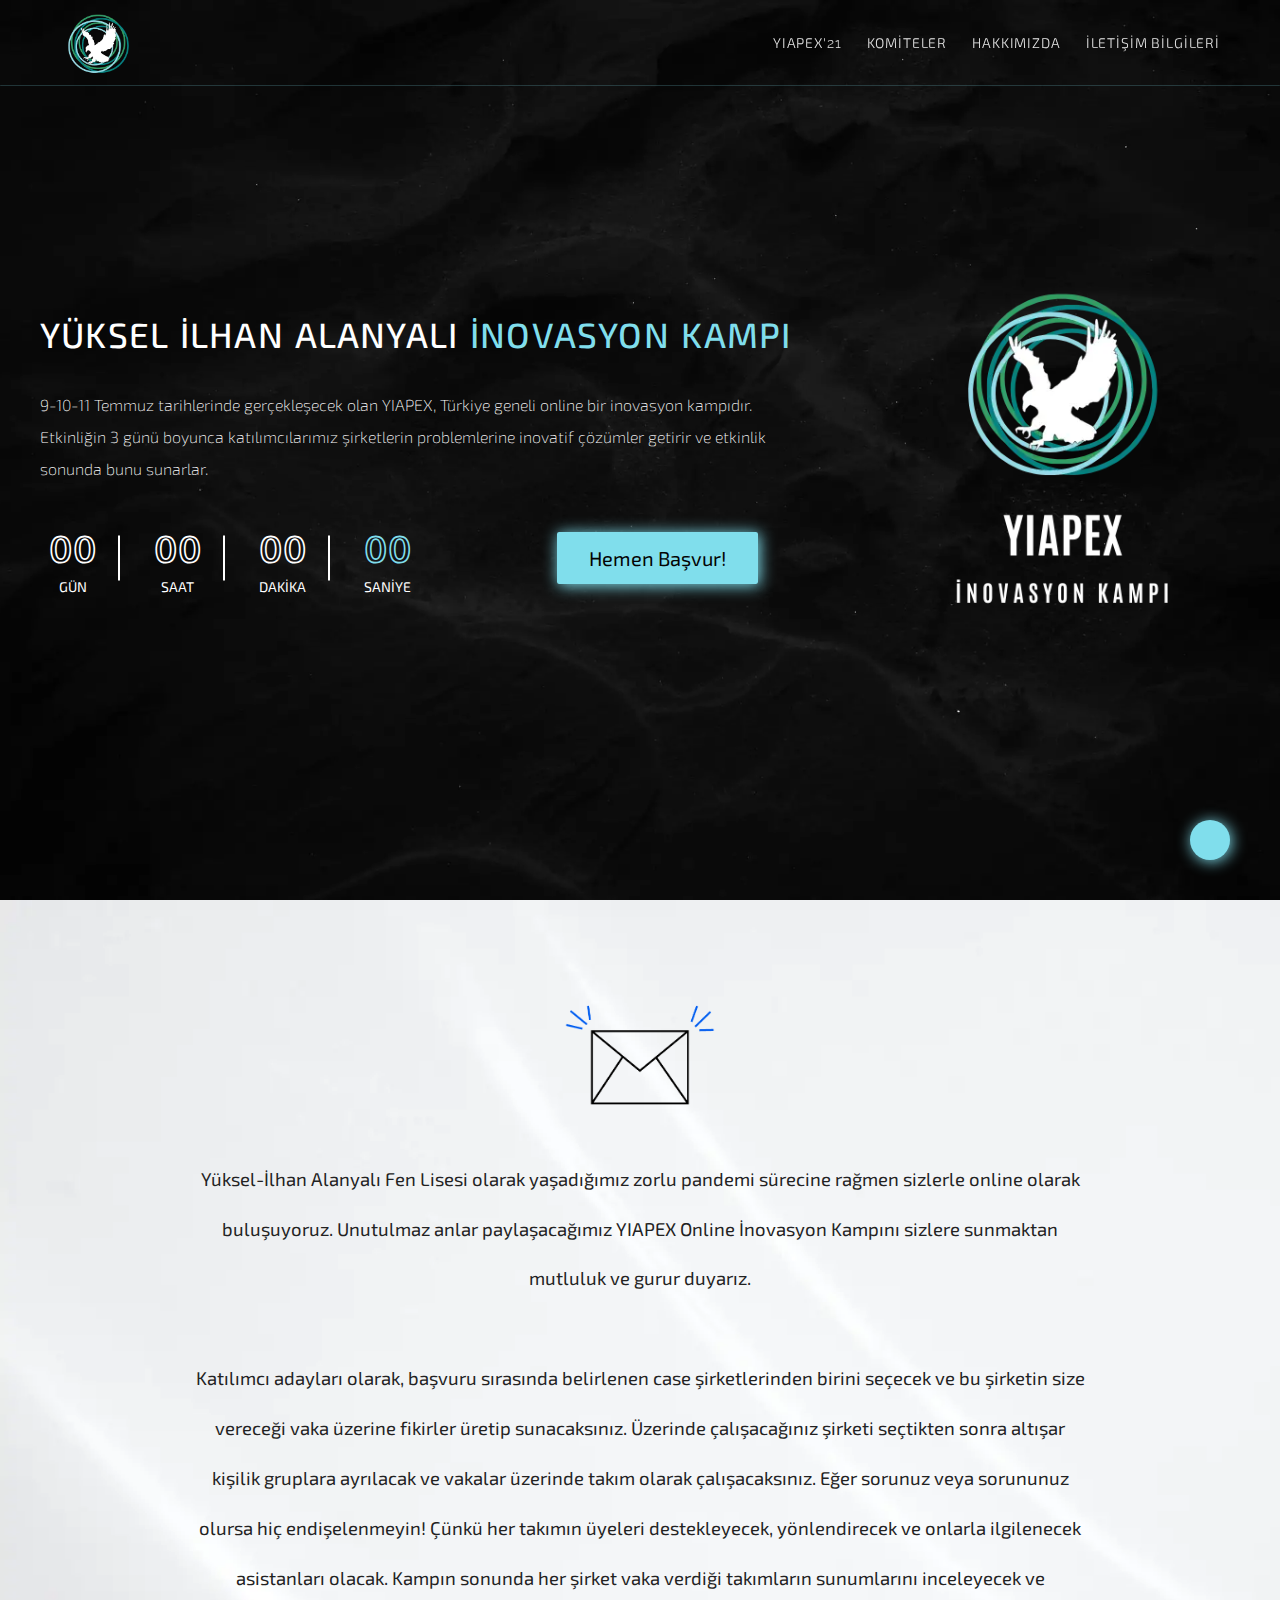
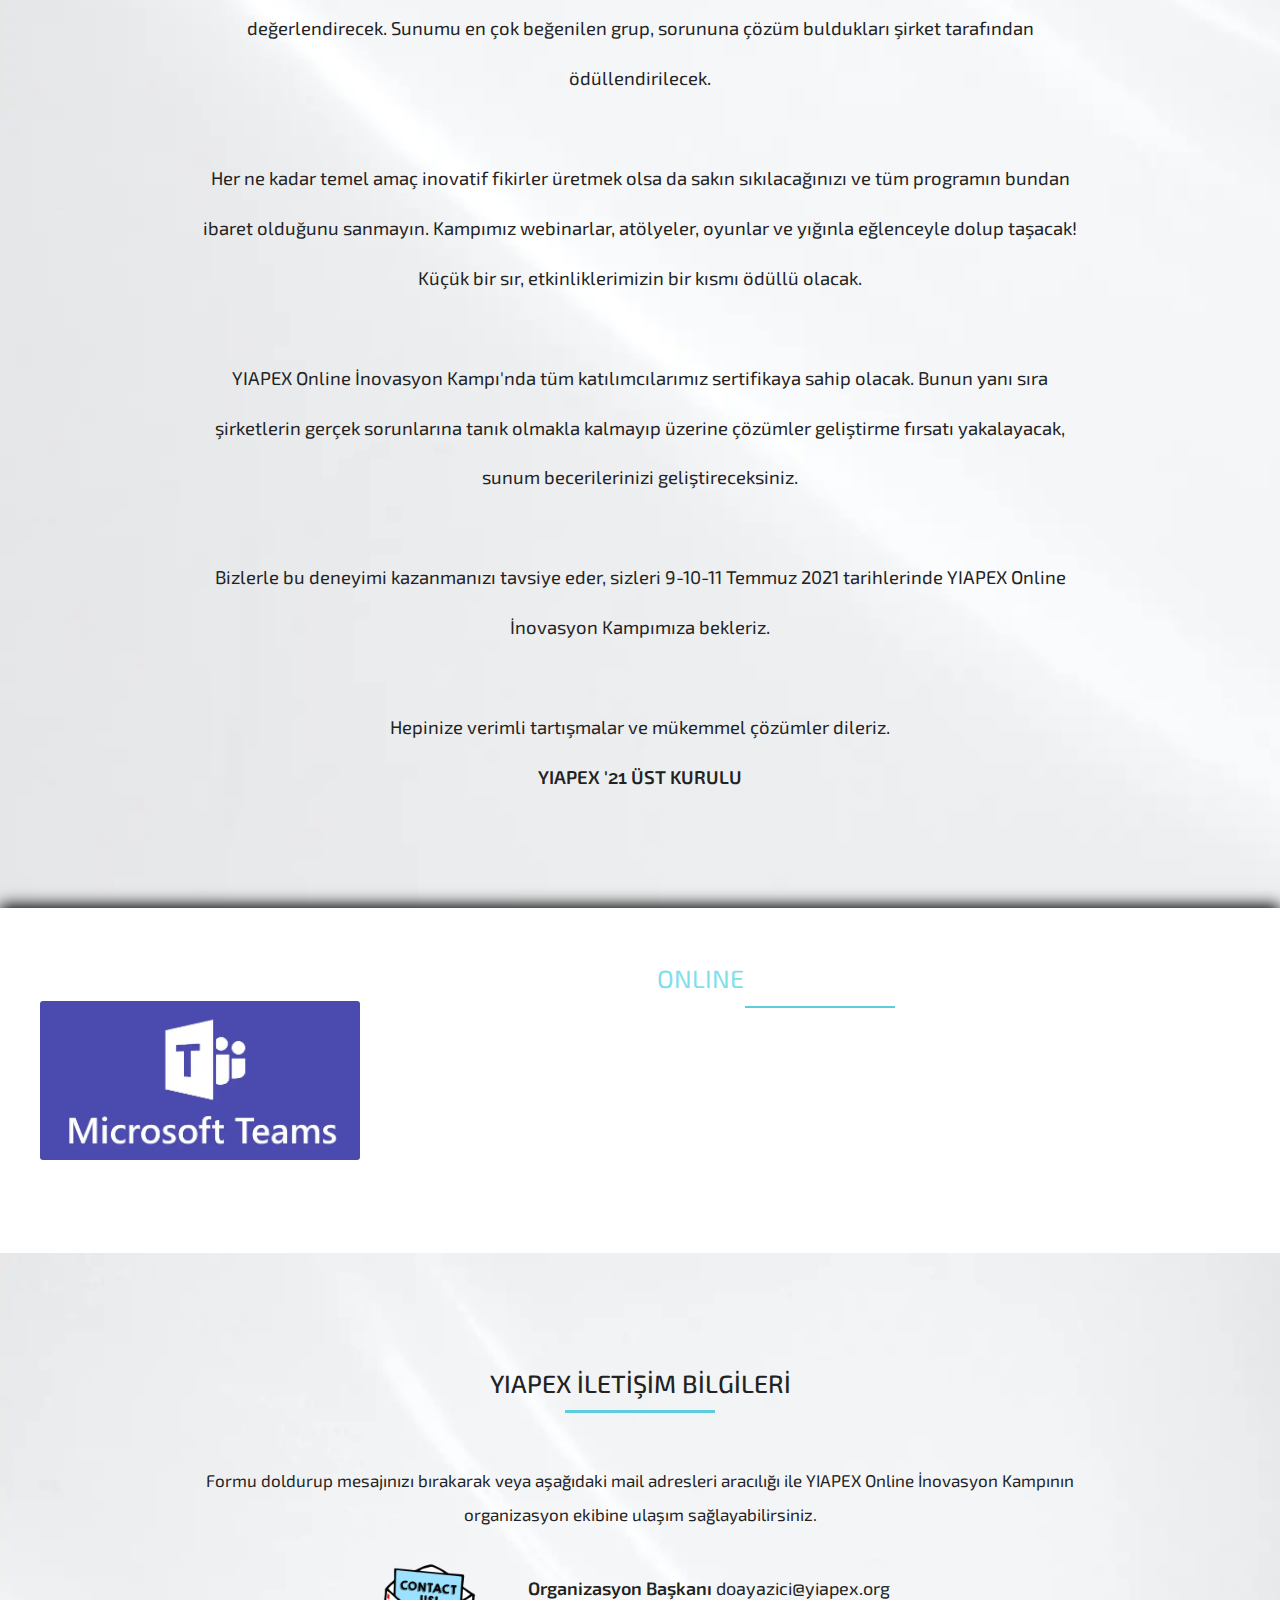
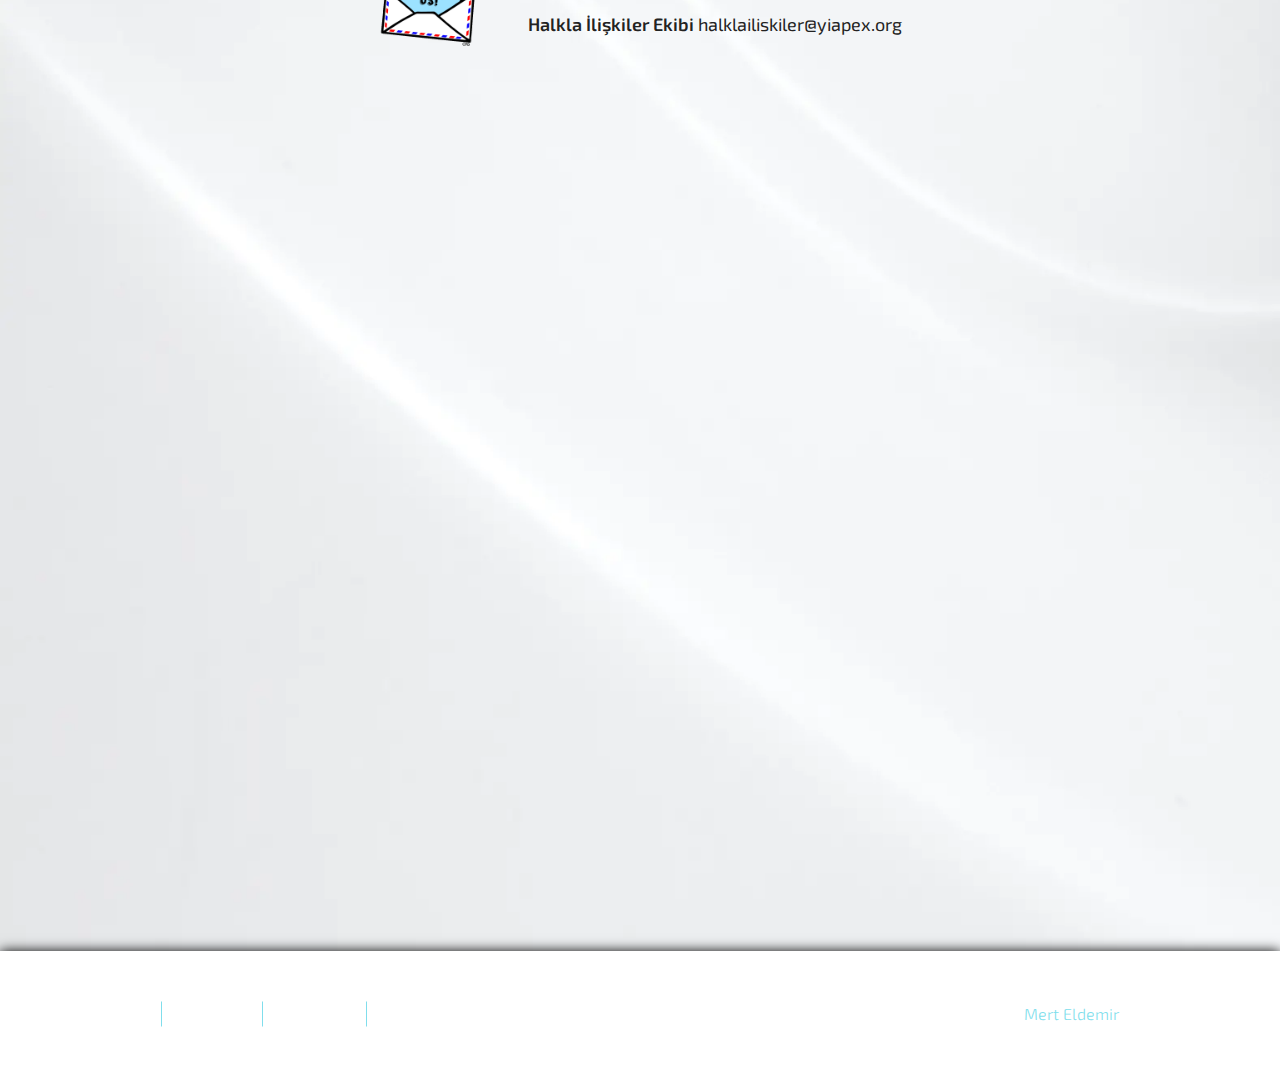
<file: index.html>
<!DOCTYPE html><html lang="tr"><head>    <meta charset="UTF-8">    <meta name="keywords"        content="YIAPEX, YIAPEX Online İnovasyon Kampı, Yüksel İlhan Alanyalı Online İnovasyon Kampı, Online İnovasyon Kampı">    <meta name="description"        content="9-10-11 Temmuz tarihlerinde gerçekleşecek olan YIAPEX, Türkiye geneli online bir inovasyon kampıdır. Etkinliğin 3 günü boyunca katılımcılarımız şirketlerin problemlerine inovatif çözümler getirir ve etkinlik sonunda bunu sunarlar.">    <meta name="viewport" content="width=device-width, initial-scale=1.0">    <meta name="google-site-verification" content="9Ij9OhVmARqg8f6MrB8Ur-Mn3BEkLOXFRlEH6x6lec0" />    <link rel="stylesheet" href="css/style.min.css">    <link rel="preconnect" href="https://fonts.gstatic.com">    <link        href="https://fonts.googleapis.com/css2?family=Raleway:ital,wght@0,200;0,300;0,400;0,500;0,600;0,700;0,800;0,900;1,200;1,400;1,500;1,600;1,700;1,800&display=swap"        rel="stylesheet">    <link rel="stylesheet" href="https://use.fontawesome.com/releases/v5.7.2/css/all.css"        integrity="sha384-fnmOCqbTlWIlj8LyTjo7mOUStjsKC4pOpQbqyi7RrhN7udi9RwhKkMHpvLbHG9Sr" crossorigin="anonymous">    <link rel="preconnect" href="https://fonts.gstatic.com">    <link rel="preconnect" href="https://fonts.gstatic.com">    <link        href="https://fonts.googleapis.com/css2?family=Exo+2:ital,wght@0,100;0,200;0,300;0,400;0,500;0,600;0,700;1,100;1,200;1,300;1,400;1,500;1,600&display=swap"        rel="stylesheet">    <link rel="preconnect" href="https://fonts.gstatic.com">    <link href="https://fonts.googleapis.com/css2?family=Train+One&display=swap" rel="stylesheet">    <link rel="icon" href="img/favicon.png" type="image/x-icon" />    <title>YIAPEX Online İnovasyon Kampı | Ana Sayfa</title></head><body class="countdown-active">    <!-- HEADER -->    <header class="header">    <div class="container">        <div class="header__inner">            <div class="header__logo">                <a href="index.html"><picture><source srcset="img/yiapex-logo.webp" type="image/webp"><img class="logo__img" src="img/yiapex-logo.png" alt=""></picture></a>            </div>            <nav id="navbar" class="navbar">                <ul class="nav__list">                    <li class="nav__item nav-sub"><a class="nav-link">YIAPEX'<span                                style="font-family: 'Raleway', sans-serif;">21 </span><i                                class="fas fa-caret-down"></i></a>                        <ul class="subnav">                            <!-- <li class="nav__item nav__item-sub"><a class="sub-link"                                    href="pricing.html">ÜCRETLENDİRME</a></li> -->                            <li class="nav__item nav__item-sub"><a class="sub-link" href="flow.html">PROGRAM AKIŞI</a>                            </li>                            <li class="nav__item nav__item-sub"><a class="sub-link" href="faq.html">SIKÇA SORULAN                                    SORULAR</a>                            </li>                            <li class="nav__item nav__item-sub"><a class="sub-link" href="sponsors.html">SPONSORLAR</a></li>                        </ul>                    </li>                    <!-- Subnav for Mobile -->                    <li class="nav__item subnav-btn">YIAPEX'<span style="font-family: 'Raleway', sans-serif;">21                        </span><i class="fas fa-caret-down"></i>                    </li>                    <ul class="subnav-mobile">                        <!-- <li class="nav__item nav__item-sub"><a class="sub-link" href="pricing.html">ÜCRETLENDİRME</a>                        </li> -->                        <li class="nav__item nav__item-sub"><a class="sub-link" href="flow.html">PROGRAM AKIŞI</a></li>                        <li class="nav__item nav__item-sub"><a class="sub-link" href="faq.html">SIKÇA SORULAN                                SORULAR</a></li>                        <li class="nav__item nav__item-sub"><a class="sub-link" href="sponsors.html">SPONSORLAR</a></li>                    </ul>                    <!-- ** -->                    <li class="nav__item"><a href="committees.html">KOMİTELER</a></li>                    <li class="nav__item"><a href="team.html">HAKKIMIZDA</a></li>                    <li class="nav__item"><a id="contactBtn" href="#contact">İLETİŞİM BİLGİLERİ</a></li>                </ul>            </nav>            <button id="burger-btn" class="burger" type="button">                <span>Open Nav</span>            </button>        </div><!-- /.header__inner -->    </div> <!-- /.container --></header>    <div class="page">        <!-- INTRO -->        <div class="intro">    <div class="container">        <div class="intro__inner">            <div class="intro__content">                <div class="intro__title">                    <h1> <span id="intro__title-m"> Yüksel İlhan Alanyalı</span> <span id="intro__title-s">YIAPEX</span>                        <span class="color-green">İnovasyon Kampı</span></h1>                </div>                <div class="intro__text">9-10-11 Temmuz tarihlerinde gerçekleşecek olan YIAPEX, Türkiye geneli online                    bir                    inovasyon kampıdır. <span class="intro__text-m">Etkinliğin 3 günü boyunca katılımcılarımız                        şirketlerin problemlerine inovatif                        çözümler getirir ve etkinlik sonunda bunu sunarlar.</span>                    <span class="intro__text-s">                        3 gün boyunca katılımcılarımız şirketlerin problemlerine inovatif                        çözümler getirecektir.</span>                </div>                <div class="intro__footer">                    <div class="countdown">                        <div class="countdown-item after-border">                            <span id="days">00</span>                            <span class="countdown-text">GÜN</span>                        </div>                        <div class="countdown-item after-border">                            <span id="hours">00</span>                            <span class="countdown-text">SAAT</span>                        </div>                        <div class="countdown-item after-border">                            <span id="minutes">00</span>                            <span class="countdown-text">DAKİKA</span>                        </div>                        <div class="countdown-item mr-0" style="border-right: none;">                            <span id="seconds">00</span>                            <span class="countdown-text">SANİYE</span>                        </div>                    </div><!-- /.countdown -->                    <div class="intro__button">                        <a href="application.html" class="intro-btn">Hemen Başvur!</a>                    </div>                </div><!-- /.intro__footer -->            </div><!-- /.intro__content -->            <div class="logo__intro">                <picture><source srcset="img/yiapex-logo-inovasyon-new.webp" type="image/webp"><img id="logo__intro-l" src="img/yiapex-logo-inovasyon-new.png" alt=""></picture>                <picture><source srcset="img/yiapex-logo-inovasyon-new-mobil.webp" type="image/webp"><img id="logo__intro-m" src="img/yiapex-logo-inovasyon-new-mobil.png" alt=""></picture>                <picture><source srcset="img/yiapex-logo-inovasyon-new-mobil-2.webp" type="image/webp"><img id="logo__intro-s" src="img/yiapex-logo-inovasyon-new-mobil-2.png" alt=""></picture>            </div>        </div><!-- /.intro__inner -->    </div><!-- /.container --></div>        <main class="main">            <!-- WELCOME -->            <section class="section section-bg--white">    <div class="container">        <div class="yiapex__welcome">            <div class="mail__gif">                <picture><source srcset="img/mail-gif.gif" type="image/webp"><img src="img/mail-gif.gif" alt=""></picture>            </div>            <div class="welcome__text">                Yüksel-İlhan Alanyalı Fen Lisesi olarak yaşadığımız zorlu pandemi sürecine rağmen sizlerle online olarak buluşuyoruz. Unutulmaz anlar paylaşacağımız YIAPEX Online İnovasyon Kampını sizlere sunmaktan mutluluk ve gurur duyarız.                <br><br>                Katılımcı adayları olarak, başvuru sırasında belirlenen case şirketlerinden birini seçecek ve bu                şirketin size vereceği vaka üzerine fikirler üretip sunacaksınız. Üzerinde çalışacağınız şirketi                seçtikten sonra altışar kişilik gruplara ayrılacak ve vakalar üzerinde takım olarak çalışacaksınız. Eğer                sorunuz veya sorununuz olursa hiç endişelenmeyin! Çünkü her takımın üyeleri destekleyecek, yönlendirecek                ve onlarla ilgilenecek asistanları olacak.                Kampın sonunda her şirket vaka verdiği takımların sunumlarını inceleyecek ve değerlendirecek. Sunumu en                çok beğenilen grup, sorununa çözüm buldukları şirket tarafından ödüllendirilecek.                <br><br>                Her ne kadar temel amaç inovatif fikirler üretmek olsa da sakın sıkılacağınızı ve tüm programın bundan                ibaret olduğunu sanmayın. Kampımız webinarlar, atölyeler, oyunlar ve yığınla eğlenceyle dolup taşacak!                Küçük bir sır, etkinliklerimizin bir kısmı ödüllü olacak.                <br><br>                YIAPEX Online İnovasyon Kampı'nda tüm katılımcılarımız sertifikaya sahip olacak. Bunun                yanı sıra şirketlerin gerçek sorunlarına tanık olmakla kalmayıp üzerine çözümler geliştirme fırsatı                yakalayacak, sunum becerilerinizi geliştireceksiniz.                <br><br>                Bizlerle bu deneyimi kazanmanızı tavsiye eder, sizleri 9-10-11 Temmuz 2021 tarihlerinde YIAPEX Online                İnovasyon Kampımıza bekleriz.                <br><br>                Hepinize verimli tartışmalar ve mükemmel çözümler dileriz.                <br>                <span style="font-weight: 600;">YIAPEX '<span style="font-family: 'Raleway', sans-serif;">21</span> ÜST                    KURULU</span>            </div>        </div><!-- /.yiapex__welcome -->    </div><!-- /.container --></section>            <!-- ONLİNE¿ -->            <div class="section section-bg--black">    <div class="container container-p0">        <div class="online__inner">            <div class="online__img">                <picture><source srcset="img/microsoft-logo.webp" type="image/webp"><img src="img/microsoft-logo.png" alt=""></picture>            </div>            <div class="online__content">                <div class="online__title">                    <h2 class="section-title"> <span>ONLINE</span> İN0VASYON KAMPI ¿</h2>                </div>                <div class="online__img online_img-tablet">                    <picture><source srcset="img/microsoft-logo.webp" type="image/webp"><img src="img/microsoft-logo.png" alt=""></picture>                </div>                <div class="online__text">Ekibinizle beraber tartışıp konuşacağınız ve bütün bunları yaparken eğlenip                    öğrenebileceğiniz komite çalışmalarımızın tamamı Microsoft Teams aracılığıyla gerçekleştirilecek.                    YIAPEX gerçekleşmeden önce halkla ilişkiler ekibimiz sizinle özel olarak ilgilenip ayrıntılı olarak                    bilgilendirecektir. Molalarda yapılacak birbirinden güzel etkinliklerimizin gerçekleşeceği                    platformlar da aynı şekilde halkla ilişkiler ekibimiz tarafından duyurulacak!</div>            </div>        </div>    </div></div>            <!-- CONTACT -->            <section id="contact" class="section section-bg--white">    <div class="container">        <div class="iletisim">            <div class="iletisim__inner">                <div class="iletisim__content">                    <div class="iletisim__title">                        <h3 class="section-title">YIAPEX İLETİŞİM BİLGİLERİ</h3>                    </div>                    <div class="iletisim__text">                        Formu doldurup mesajınızı bırakarak veya aşağıdaki mail adresleri aracılığı ile YIAPEX Online                        İnovasyon                        Kampının organizasyon ekibine ulaşım                        sağlayabilirsiniz.                    </div>                </div>                <div class="iletisim__team">                    <div class="iletisim__gif">                        <picture><source srcset="img/contact-gif.gif" type="image/webp"><img src="img/contact-gif.gif" alt=""></picture>                    </div>                    <div class="iletisim__mail">                        <span id="mail-span">Organizasyon Başkanı </span> doayazici@yiapex.org                        <br>                        <span id="mail-span">Halkla İlişkiler Ekibi </span> halklailiskiler@yiapex.org                    </div>                </div>                <div class="iletisim__contact">                    <iframe                        src="https://docs.google.com/forms/d/e/1FAIpQLScv9R_zAmpUNtFTYsXEuHvYNJO7raXy8Qb3ztxeS6b4SXq13g/viewform?embedded=true"                        width="640" height="685" frameborder="0" marginheight="0" marginwidth="0">Yükleniyor…</iframe>                </div>            </div><!-- /.yiapex__welcome -->        </div><!-- /.container -->    </div></section>        </main>        <!-- GoToUp BTN -->        <a id="gotoup-btn" class="gotopbtn" href="#">            <i class="fas fa-angle-double-up"></i>        </a>        <!-- FOOTER -->        <footer class="footer">    <div class="container">        <div class="footer__inner">            <div class="author">Developed by <span><a target="_blank" href="https://www.instagram.com/merteldem1r/">Mert                        Eldemir</a></span> | Head of IT</div>            <div class="social_medias">                <ul class="social__list">                    <li class="social__item">                        <a class="social__link link-after" target="_blank" href="https://www.instagram.com/yiapex/">                            <i class="fab fa-instagram"></i>                            <span>Instagram</span>                        </a>                    </li>                    <li class="social__item">                        <a target="_blank" class="social__link link-after" href="https://twitter.com/yiafl_yiapex?s=20">                            <i class="fab fa-twitter"></i>                            <span>Twitter</span>                        </a>                    </li>                    <li class="social__item">                        <a class="social__link link-after" target="_blank"                            href="https://discord.gg/dG6vnmMbXj">                            <i class="fab fa-discord"></i>                            <span>Discord</span>                        </a>                    </li>                </ul>            </div><!-- /.social_medias -->        </div><!-- /.footer__inner -->    </div><!-- /.container --></footer>    </div>    <script src="js/script.min.js"></script></body></html>
</file>
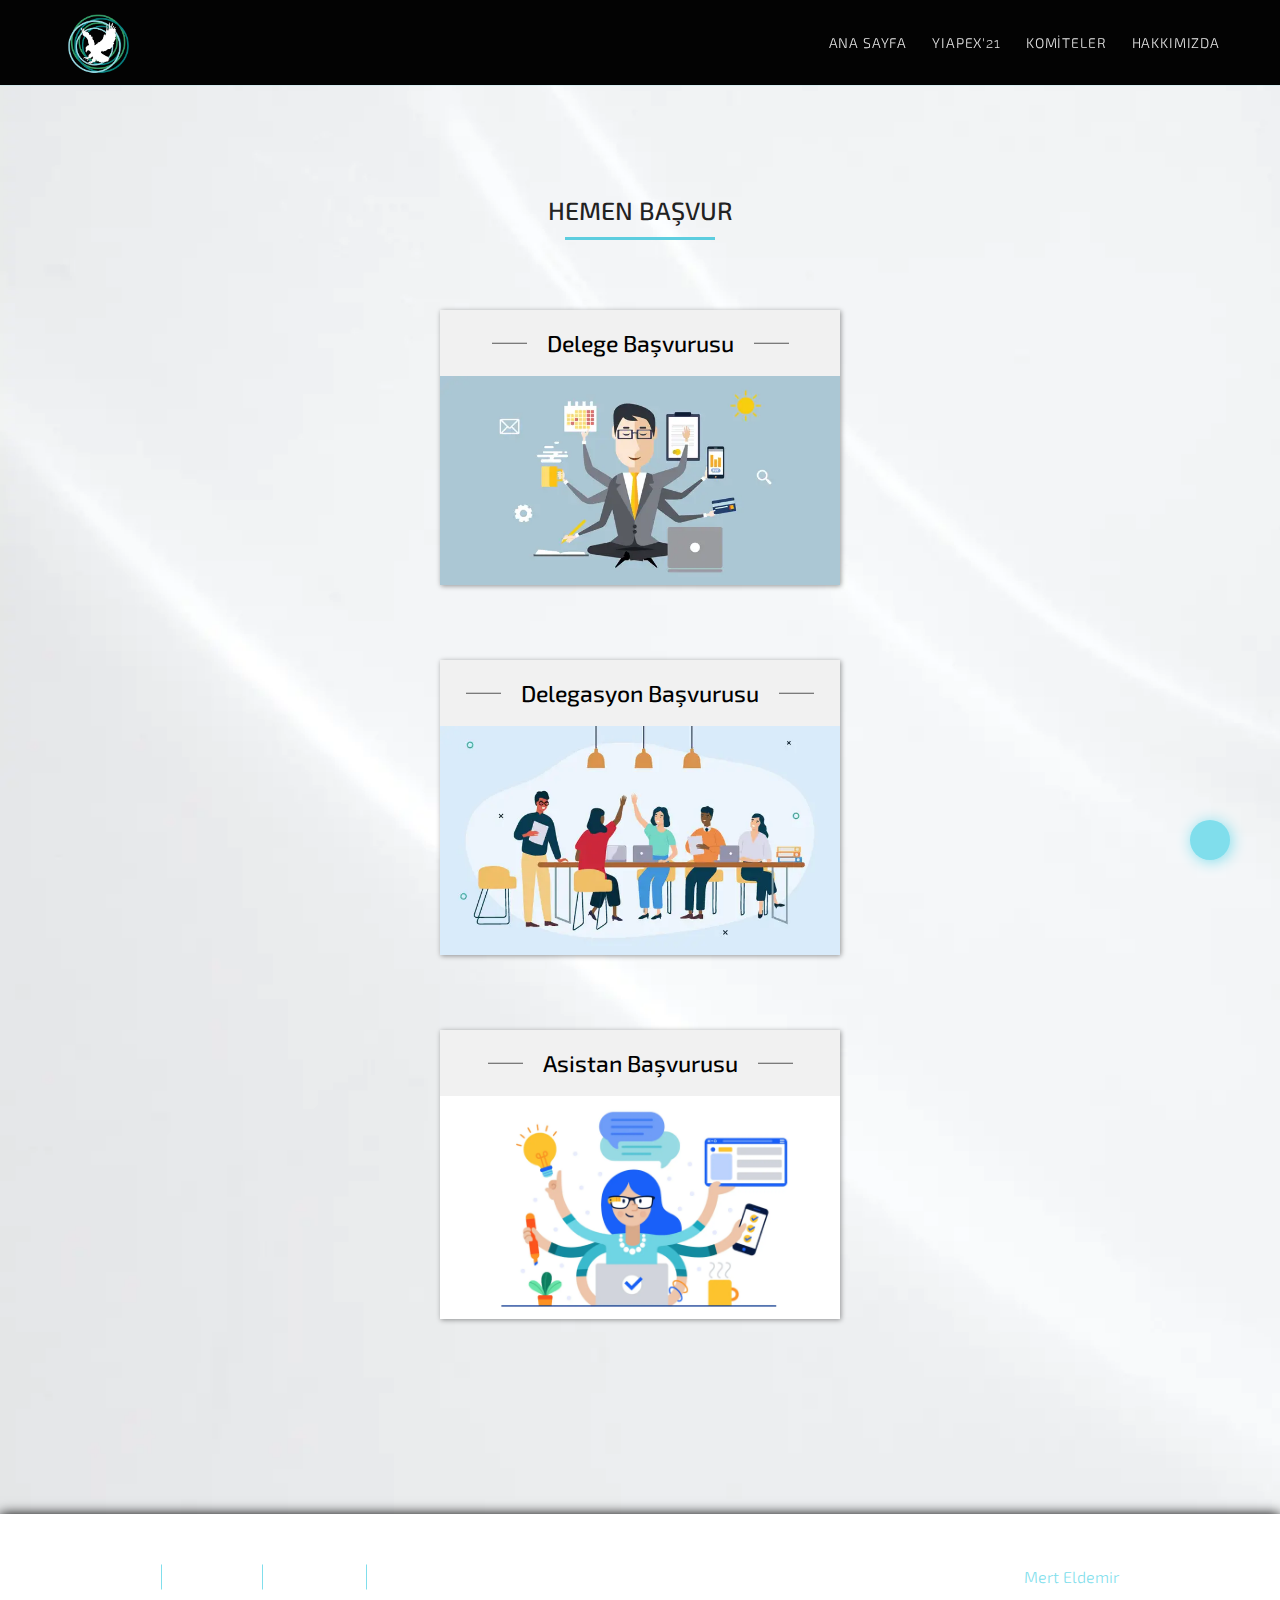
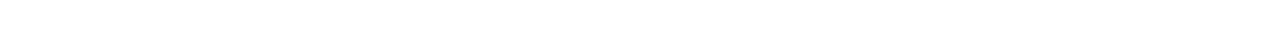
<file: application.html>
<!DOCTYPE html><html lang="tr"><head>    <meta charset="UTF-8">    <meta name="keywords"        content="YIAPEX, YIAPEX Online İnovasyon Kampı, Yüksel İlhan Alanyalı Online İnovasyon Kampı, Online İnovasyon Kampı">    <meta name="description"        content="9-10-11 Temmuz tarihlerinde gerçekleşecek olan YIAPEX, Türkiye geneli online bir inovasyon kampıdır. Etkinliğin 3 günü boyunca katılımcılarımız şirketlerin problemlerine inovatif çözümler getirir ve etkinlik sonunda bunu sunarlar.">    <meta name="viewport" content="width=device-width, initial-scale=1.0">    <link rel="stylesheet" href="css/style.min.css">    <link rel="preconnect" href="https://fonts.gstatic.com">    <link        href="https://fonts.googleapis.com/css2?family=Raleway:ital,wght@0,200;0,300;0,400;0,500;0,600;0,700;0,800;0,900;1,200;1,400;1,500;1,600;1,700;1,800&display=swap"        rel="stylesheet">    <link rel="stylesheet" href="https://use.fontawesome.com/releases/v5.7.2/css/all.css"        integrity="sha384-fnmOCqbTlWIlj8LyTjo7mOUStjsKC4pOpQbqyi7RrhN7udi9RwhKkMHpvLbHG9Sr" crossorigin="anonymous">    <link rel="preconnect" href="https://fonts.gstatic.com">    <link rel="preconnect" href="https://fonts.gstatic.com">    <link        href="https://fonts.googleapis.com/css2?family=Exo+2:ital,wght@0,100;0,200;0,300;0,400;0,500;0,600;0,700;1,100;1,200;1,300;1,400;1,500;1,600&display=swap"        rel="stylesheet">    <link rel="preconnect" href="https://fonts.gstatic.com">    <link href="https://fonts.googleapis.com/css2?family=Train+One&display=swap" rel="stylesheet">    <link rel="icon" href="img/favicon.png" type="image/x-icon" />    <title>YIAPEX Online İnovasyon Kampı | Başvurular</title></head><body>    <!-- HEADER -->    <header style="background-color: #030303;" class="header">        <div class="container">            <div class="header__inner">                <div class="header__logo">                    <a href="index.html"><picture><source srcset="img/yiapex-logo.webp" type="image/webp"><img class="logo__img" src="img/yiapex-logo.png" alt=""></picture></a>                </div>                <nav id="navbar" class="navbar">                    <ul class="nav__list">                        <li class="nav__item"><a href="index.html">ANA SAYFA</a></li>                        <li class="nav__item nav-sub"><a class="nav-link">YIAPEX'<span                                    style="font-family: 'Raleway', sans-serif;">21 </span><i                                    class="fas fa-caret-down"></i></a>                            <ul class="subnav">                                <li class="nav__item nav__item-sub"><a class="sub-link"                                        href="pricing.html">ÜCRETLENDİRME</a></li>                                <li class="nav__item nav__item-sub"><a class="sub-link" href="flow.html">PROGRAM                                        AKIŞI</a></li>                                <li class="nav__item nav__item-sub"><a class="sub-link" href="faq.html">SIKÇA SORULAN                                        SORULAR</a>                                </li>                                <li class="nav__item nav__item-sub"><a class="sub-link"                                        href="sponsors.html">SPONSORLAR</a></li>                            </ul>                        </li>                        <!-- Subnav for Mobile -->                        <li class="nav__item subnav-btn">YIAPEX'<span style="font-family: 'Raleway', sans-serif;">21                            </span><i class="fas fa-caret-down"></i>                        </li>                        <ul class="subnav-mobile">                            <li class="nav__item nav__item-sub"><a class="sub-link"                                    href="pricing.html">ÜCRETLENDİRME</a></li>                            <li class="nav__item nav__item-sub"><a class="sub-link" href="flow.html">PROGRAM AKIŞI</a>                            </li>                            <li class="nav__item nav__item-sub"><a class="sub-link" href="faq.html">SIKÇA SORULAN                                    SORULAR</a></li>                            <li class="nav__item nav__item-sub"><a class="sub-link" href="sponsors.html">SPONSORLAR</a>                            </li>                        </ul>                        <!-- ** -->                        <li class="nav__item"><a href="committees.html">KOMİTELER</a></li>                        <li class="nav__item"><a href="team.html">HAKKIMIZDA</a></li>                    </ul>                </nav>                <button id="burger-btn" class="burger" type="button">                    <span>Open Nav</span>                </button>            </div><!-- /.header__inner -->        </div> <!-- /.container -->    </header>    <div class="page">        <main class="main">            <section class="section section-bg--white">                <div class="application">                    <div class="container">                        <div class="application__inner">                            <div class="application__title">                                <h3 class="section-title">HEMEN BAŞVUR</h3>                            </div>                            <a class="applicationLink"                                href="https://docs.google.com/forms/d/e/1FAIpQLSfU2nj3ESpt4mK9J6WKrRtis8wVYaBmJScCVaexOAlv_fxGnA/viewform?usp=sf_link">                                <div class="departmentBox">                                    <div class="department__header">                                        <div class="department__title">Delege Başvurusu</div>                                    </div>                                    <div class="department__content">                                        <picture><source srcset="img/delegate.webp" type="image/webp"><img src="img/delegate.png" alt=""></picture>                                    </div>                                </div><!-- /.departmentBox -->                            </a>                            <a class="applicationLink"                                href="https://docs.google.com/forms/d/e/1FAIpQLSe7mvr97vLfebofbxBQYNcv_Zj4NCekYSSPhE2GBwxM4efhlg/viewform?usp=sf_link">                                <div class="departmentBox">                                    <div class="department__header">                                        <div class="department__title">Delegasyon Başvurusu</div>                                    </div>                                    <div class="department__content">                                        <picture><source srcset="img/delegation.webp" type="image/webp"><img src="img/delegation.jpg" alt=""></picture>                                    </div>                                </div><!-- /.departmentBox -->                            </a>                            <a class="applicationLink"                                href="https://docs.google.com/forms/d/e/1FAIpQLSdo3QzEV3PYHHwhrJolr-EizCaNPRp4L10O2yjdXMm9TCMhFQ/viewform?usp=sf_link">                                <div class="departmentBox">                                    <div class="department__header">                                        <div class="department__title">Asistan Başvurusu</div>                                    </div>                                    <div class="department__content">                                        <picture><source srcset="img/asistant-2.webp" type="image/webp"><img src="img/asistant-2.png" alt=""></picture>                                    </div>                                </div><!-- /.departmentBox -->                            </a>                        </div>                    </div><!-- /.container -->                </div><!-- /.application -->            </section>        </main>        <!-- GoToUp BTN -->        <a id="gotoup-btn" class="gotopbtn" href="#">            <i class="fas fa-angle-double-up"></i>        </a>        <!-- FOOTER -->        <footer class="footer">    <div class="container">        <div class="footer__inner">            <div class="author">Developed by <span><a target="_blank" href="https://www.instagram.com/merteldem1r/">Mert                        Eldemir</a></span> | Head of IT</div>            <div class="social_medias">                <ul class="social__list">                    <li class="social__item">                        <a class="social__link link-after" target="_blank" href="https://www.instagram.com/yiapex/">                            <i class="fab fa-instagram"></i>                            <span>Instagram</span>                        </a>                    </li>                    <li class="social__item">                        <a target="_blank" class="social__link link-after" href="https://twitter.com/yiafl_yiapex?s=20">                            <i class="fab fa-twitter"></i>                            <span>Twitter</span>                        </a>                    </li>                    <li class="social__item">                        <a class="social__link link-after" target="_blank"                            href="https://discord.gg/dG6vnmMbXj">                            <i class="fab fa-discord"></i>                            <span>Discord</span>                        </a>                    </li>                </ul>            </div><!-- /.social_medias -->        </div><!-- /.footer__inner -->    </div><!-- /.container --></footer>    </div>    <script>        let contentBox = document.getElementsByClassName('contentBox');        for (i = 0; i < contentBox.length; i++) {            contentBox[i].addEventListener('click', function () {                this.classList.toggle('active');            });        }    </script>    <script src="js/script.min.js"></script></body></html>
</file>
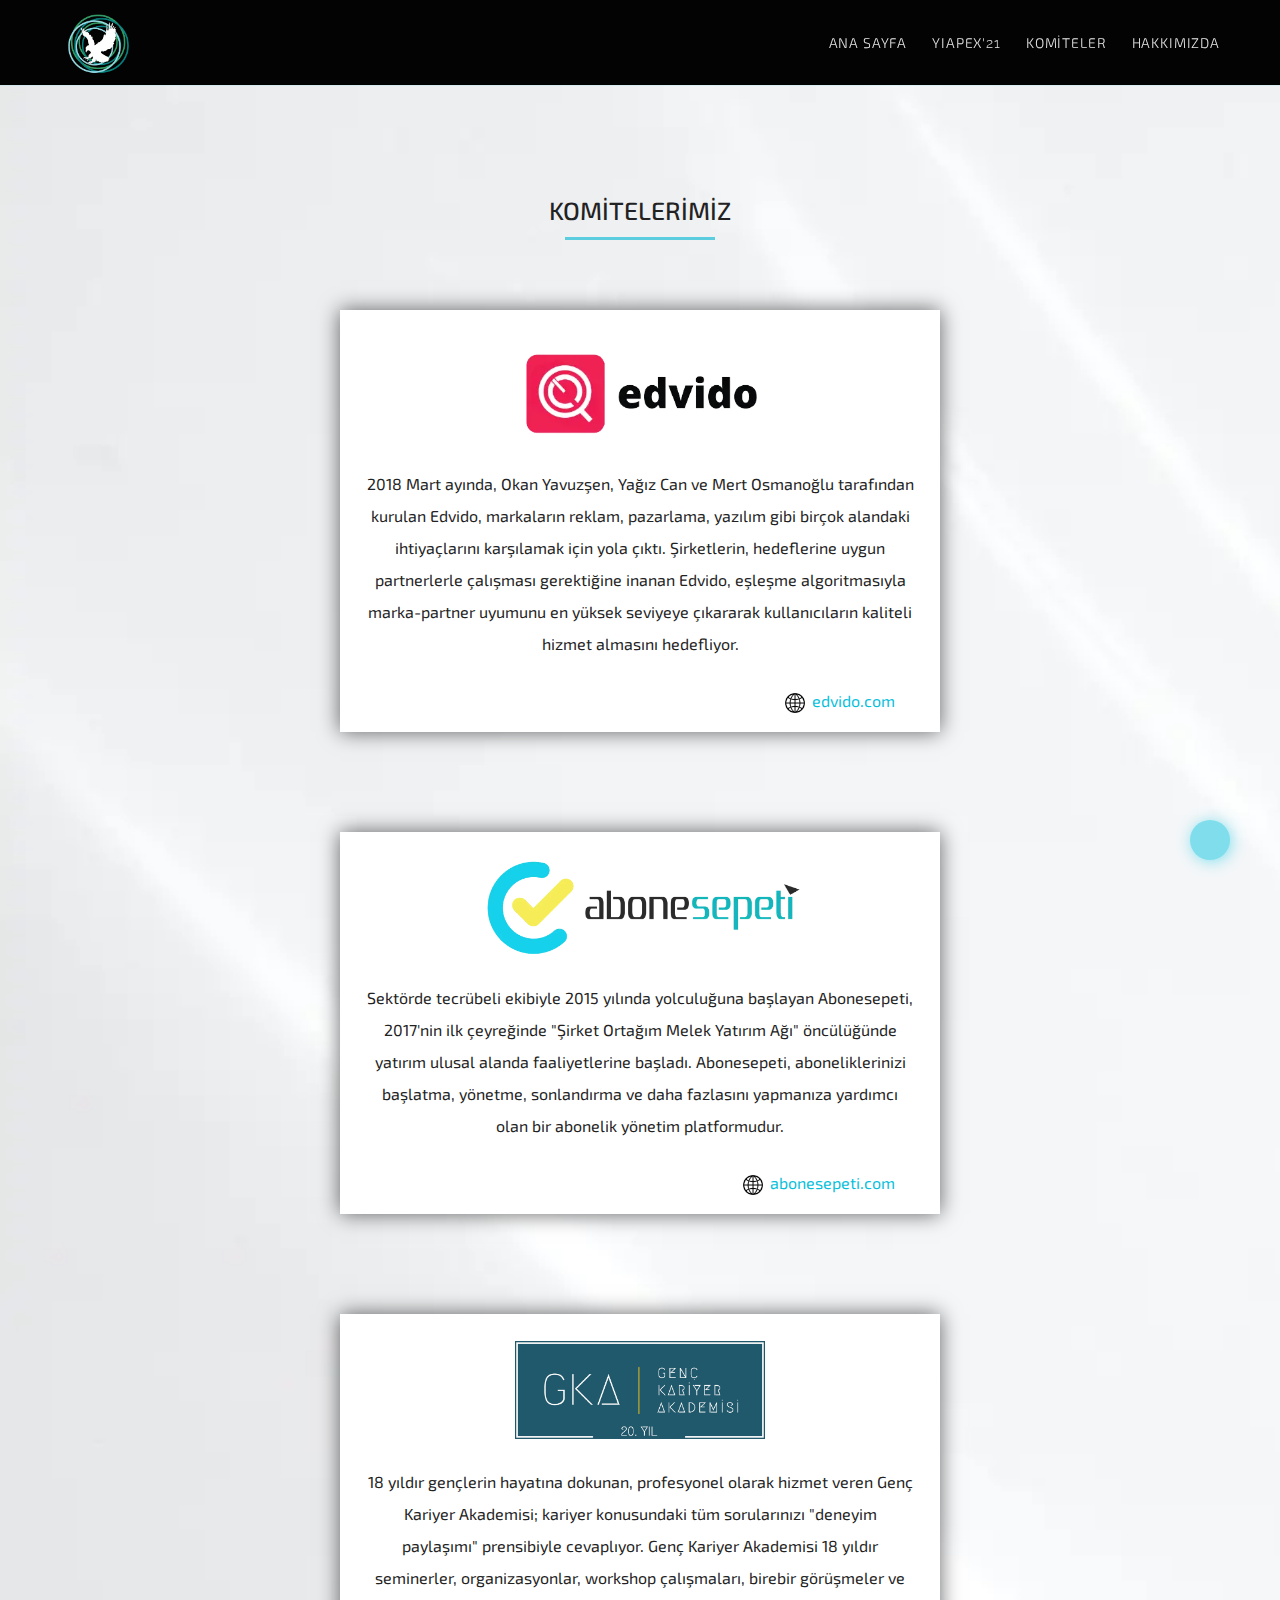
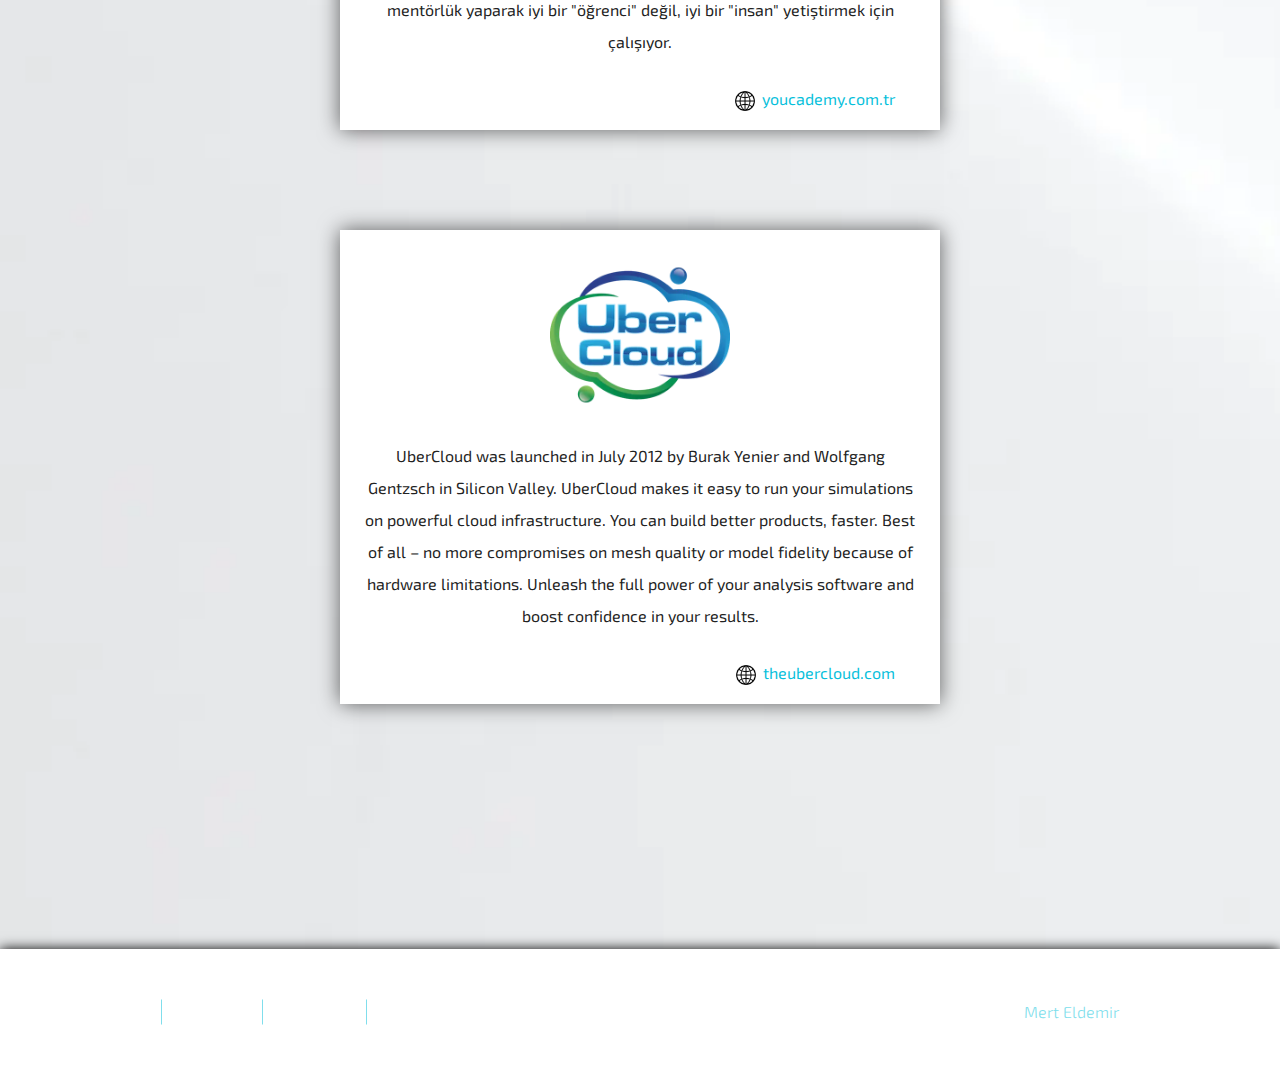
<file: committees.html>
<!DOCTYPE html><html lang="tr"><head>    <meta charset="UTF-8">    <meta name="keywords"        content="YIAPEX, YIAPEX Online İnovasyon Kampı, Yüksel İlhan Alanyalı Online İnovasyon Kampı, Online İnovasyon Kampı">    <meta name="description"        content="9-10-11 Temmuz tarihlerinde gerçekleşecek olan YIAPEX, Türkiye geneli online bir inovasyon kampıdır. Etkinliğin 3 günü boyunca katılımcılarımız şirketlerin problemlerine inovatif çözümler getirir ve etkinlik sonunda bunu sunarlar.">    <meta name="viewport" content="width=device-width, initial-scale=1.0">    <link rel="stylesheet" href="css/style.min.css">    <link rel="preconnect" href="https://fonts.gstatic.com">    <link        href="https://fonts.googleapis.com/css2?family=Raleway:ital,wght@0,200;0,300;0,400;0,500;0,600;0,700;0,800;0,900;1,200;1,400;1,500;1,600;1,700;1,800&display=swap"        rel="stylesheet">    <link rel="stylesheet" href="https://use.fontawesome.com/releases/v5.7.2/css/all.css"        integrity="sha384-fnmOCqbTlWIlj8LyTjo7mOUStjsKC4pOpQbqyi7RrhN7udi9RwhKkMHpvLbHG9Sr" crossorigin="anonymous">    <link rel="preconnect" href="https://fonts.gstatic.com">    <link rel="preconnect" href="https://fonts.gstatic.com">    <link        href="https://fonts.googleapis.com/css2?family=Exo+2:ital,wght@0,100;0,200;0,300;0,400;0,500;0,600;0,700;1,100;1,200;1,300;1,400;1,500;1,600&display=swap"        rel="stylesheet">    <link rel="preconnect" href="https://fonts.gstatic.com">    <link href="https://fonts.googleapis.com/css2?family=Train+One&display=swap" rel="stylesheet">    <link rel="icon" href="img/favicon.png" type="image/x-icon" />    <title>YIAPEX Online İnovasyon Kampı | Başvurular</title></head><body>    <!-- HEADER -->    <header style="background-color: #030303;" class="header">        <div class="container">            <div class="header__inner">                <div class="header__logo">                    <a href="index.html"><picture><source srcset="img/yiapex-logo.webp" type="image/webp"><img class="logo__img" src="img/yiapex-logo.png" alt=""></picture></a>                </div>                <nav id="navbar" class="navbar">                    <ul class="nav__list">                        <li class="nav__item"><a href="index.html">ANA SAYFA</a></li>                        <li class="nav__item nav-sub"><a class="nav-link">YIAPEX'<span                                    style="font-family: 'Raleway', sans-serif;">21 </span><i                                    class="fas fa-caret-down"></i></a>                            <ul class="subnav">                                <!-- <li class="nav__item nav__item-sub"><a class="sub-link"                                        href="pricing.html">ÜCRETLENDİRME</a></li> -->                                <li class="nav__item nav__item-sub"><a class="sub-link" href="flow.html">PROGRAM                                        AKIŞI</a></li>                                <li class="nav__item nav__item-sub"><a class="sub-link" href="faq.html">SIKÇA SORULAN                                        SORULAR</a>                                </li>                                <li class="nav__item nav__item-sub"><a class="sub-link" href="sponsors.html">SPONSORLAR</a></li>                            </ul>                        </li>                        <!-- Subnav for Mobile -->                        <li class="nav__item subnav-btn">YIAPEX'<span style="font-family: 'Raleway', sans-serif;">21                            </span><i class="fas fa-caret-down"></i>                        </li>                        <ul class="subnav-mobile">                            <!-- <li class="nav__item nav__item-sub"><a class="sub-link"                                    href="pricing.html">ÜCRETLENDİRME</a></li> -->                            <li class="nav__item nav__item-sub"><a class="sub-link" href="flow.html">PROGRAM AKIŞI</a>                            </li>                            <li class="nav__item nav__item-sub"><a class="sub-link" href="faq.html">SIKÇA SORULAN                                    SORULAR</a></li>                            <li class="nav__item nav__item-sub"><a class="sub-link" href="sponsors.html">SPONSORLAR</a>                            </li>                        </ul>                        <!-- ** -->                        <li class="nav__item"><a href="committees.html">KOMİTELER</a></li>                        <li class="nav__item"><a href="team.html">HAKKIMIZDA</a></li>                    </ul>                </nav>                <button id="burger-btn" class="burger" type="button">                    <span>Open Nav</span>                </button>            </div><!-- /.header__inner -->        </div> <!-- /.container -->    </header>    <div class="page">        <main class="main">            <section class="section section-bg--white">                <div class="committees">                    <div class="container">                        <div class="committees__inner">                            <div class="committees__title">                                <h3 class="section-title">                                    KOMİTELERİMİZ                                </h3>                            </div>                            <div class="committeesBox">                                <div class="box__logo">                                    <picture><source srcset="img/edvido-removebg-preview.webp" type="image/webp"><img class="edvido_img" src="img/edvido-removebg-preview.png" alt=""></picture>                                </div>                                <div class="box__content">                                    2018 Mart ayında, Okan Yavuzşen, Yağız Can ve Mert Osmanoğlu tarafından kurulan                                    Edvido, markaların reklam, pazarlama, yazılım gibi birçok alandaki ihtiyaçlarını                                    karşılamak için yola çıktı.                                    Şirketlerin, hedeflerine uygun partnerlerle çalışması gerektiğine inanan Edvido,                                    eşleşme algoritmasıyla marka-partner uyumunu en yüksek seviyeye çıkararak                                    kullanıcıların kaliteli hizmet almasını hedefliyor.                                </div>                                <div class="box__footer">                                    <div class="box__link">                                        <a target="_blank" href="https://www.edvido.com/">                                            <picture><source srcset="img/website-logo.webp" type="image/webp"><img src="img/website-logo.png" alt=""></picture>                                            edvido.com</a>                                    </div>                                </div>                            </div><!-- /.committeeBox -->                            <div class="committeesBox">                                <div class="box__logo">                                    <picture><source srcset="img/abonesepeti.webp" type="image/webp"><img class="min-img" src="img/abonesepeti.png" alt=""></picture>                                    <picture><source srcset="img/aslogo.webp" type="image/webp"><img class="min-img-2" src="img/aslogo.png" alt=""></picture>                                </div>                                <div class="box__content">                                    Sektörde tecrübeli ekibiyle 2015 yılında yolculuğuna başlayan Abonesepeti, 2017'nin                                    ilk çeyreğinde "Şirket Ortağım Melek Yatırım Ağı" öncülüğünde yatırım ulusal alanda                                    faaliyetlerine başladı. Abonesepeti, aboneliklerinizi başlatma, yönetme, sonlandırma                                    ve daha fazlasını yapmanıza yardımcı olan bir abonelik yönetim platformudur.                                </div>                                <div class="box__footer">                                    <div class="box__link">                                        <a target="_blank" href="https://www.abonesepeti.com/">                                            <picture><source srcset="img/website-logo.webp" type="image/webp"><img src="img/website-logo.png" alt=""></picture>                                            abonesepeti.com</a>                                    </div>                                </div>                            </div><!-- /.committeeBox -->                            <div class="committeesBox">                                <div class="box__logo">                                    <picture><source srcset="img/gka.webp" type="image/webp"><img class="gka-img" src="img/gka.png" alt=""></picture>                                </div>                                <div class="box__content">                                    18 yıldır gençlerin hayatına dokunan, profesyonel olarak hizmet veren Genç Kariyer                                    Akademisi; kariyer konusundaki tüm sorularınızı "deneyim paylaşımı" prensibiyle                                    cevaplıyor. Genç Kariyer Akademisi 18 yıldır seminerler, organizasyonlar, workshop                                    çalışmaları, birebir görüşmeler ve mentörlük yaparak iyi bir "öğrenci" değil, iyi bir                                    "insan" yetiştirmek için çalışıyor.                                </div>                                <div class="box__footer">                                    <div class="box__link">                                        <a target="_blank" href="http://www.youcademy.com.tr/">                                            <picture><source srcset="img/website-logo.webp" type="image/webp"><img src="img/website-logo.png" alt=""></picture>                                            youcademy.com.tr</a>                                    </div>                                </div>                            </div><!-- /.committeeBox -->                            <div class="committeesBox">                                <div class="box__logo">                                    <picture><source srcset="img/ubercloud.webp" type="image/webp"><img class="uber-img" src="img/ubercloud.png" alt=""></picture>                                </div>                                <div class="box__content">                                    UberCloud was launched in July 2012 by Burak Yenier and Wolfgang Gentzsch in Silicon                                    Valley.                                    UberCloud makes it easy to run your simulations on powerful cloud infrastructure.                                    You can build better products, faster. Best of all – no more compromises on mesh                                    quality or model fidelity because of hardware limitations. Unleash the full power of                                    your analysis software and boost confidence in your results.                                </div>                                <div class="box__footer">                                    <div class="box__link">                                        <a target="_blank" href="https://www.theubercloud.com/">                                            <picture><source srcset="img/website-logo.webp" type="image/webp"><img src="img/website-logo.png" alt=""></picture>                                            theubercloud.com</a>                                    </div>                                </div>                            </div><!-- /.committeeBox -->                        </div>                    </div><!-- /.container -->                </div>            </section>        </main>        <!-- GoToUp BTN -->        <a id="gotoup-btn" class="gotopbtn" href="#">            <i class="fas fa-angle-double-up"></i>        </a>        <!-- FOOTER -->        <footer class="footer">    <div class="container">        <div class="footer__inner">            <div class="author">Developed by <span><a target="_blank" href="https://www.instagram.com/merteldem1r/">Mert                        Eldemir</a></span> | Head of IT</div>            <div class="social_medias">                <ul class="social__list">                    <li class="social__item">                        <a class="social__link link-after" target="_blank" href="https://www.instagram.com/yiapex/">                            <i class="fab fa-instagram"></i>                            <span>Instagram</span>                        </a>                    </li>                    <li class="social__item">                        <a target="_blank" class="social__link link-after" href="https://twitter.com/yiafl_yiapex?s=20">                            <i class="fab fa-twitter"></i>                            <span>Twitter</span>                        </a>                    </li>                    <li class="social__item">                        <a class="social__link link-after" target="_blank"                            href="https://discord.gg/dG6vnmMbXj">                            <i class="fab fa-discord"></i>                            <span>Discord</span>                        </a>                    </li>                </ul>            </div><!-- /.social_medias -->        </div><!-- /.footer__inner -->    </div><!-- /.container --></footer>    </div>    <script src="js/script.min.js"></script></body></html>
</file>
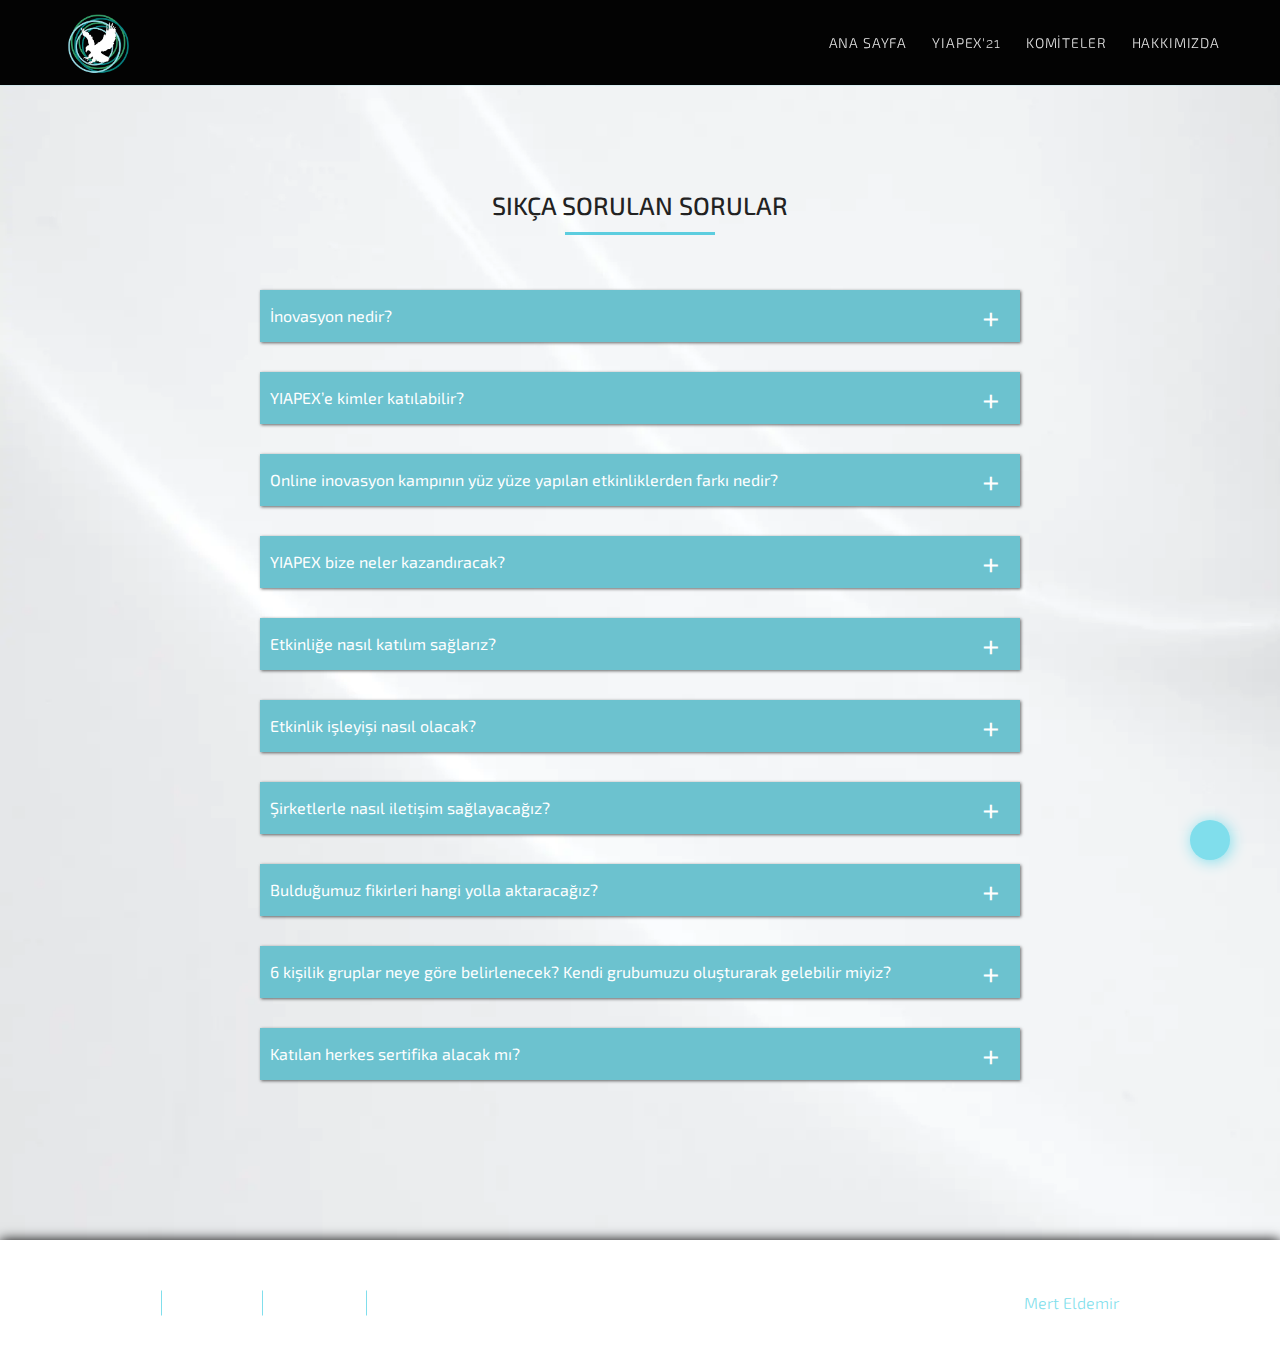
<file: faq.html>
<!DOCTYPE html><html lang="tr"><head>    <meta charset="UTF-8">    <meta name="keywords"        content="YIAPEX, YIAPEX Online İnovasyon Kampı, Yüksel İlhan Alanyalı Online İnovasyon Kampı, Online İnovasyon Kampı">    <meta name="description"        content="9-10-11 Temmuz tarihlerinde gerçekleşecek olan YIAPEX, Türkiye geneli online bir inovasyon kampıdır. Etkinliğin 3 günü boyunca katılımcılarımız şirketlerin problemlerine inovatif çözümler getirir ve etkinlik sonunda bunu sunarlar.">    <meta name="viewport" content="width=device-width, initial-scale=1.0">    <link rel="stylesheet" href="css/style.min.css">    <link rel="preconnect" href="https://fonts.gstatic.com">    <link        href="https://fonts.googleapis.com/css2?family=Raleway:ital,wght@0,200;0,300;0,400;0,500;0,600;0,700;0,800;0,900;1,200;1,400;1,500;1,600;1,700;1,800&display=swap"        rel="stylesheet">    <link rel="stylesheet" href="https://use.fontawesome.com/releases/v5.7.2/css/all.css"        integrity="sha384-fnmOCqbTlWIlj8LyTjo7mOUStjsKC4pOpQbqyi7RrhN7udi9RwhKkMHpvLbHG9Sr" crossorigin="anonymous">    <link rel="preconnect" href="https://fonts.gstatic.com">    <link rel="preconnect" href="https://fonts.gstatic.com">    <link        href="https://fonts.googleapis.com/css2?family=Exo+2:ital,wght@0,100;0,200;0,300;0,400;0,500;0,600;0,700;1,100;1,200;1,300;1,400;1,500;1,600&display=swap"        rel="stylesheet">    <link rel="preconnect" href="https://fonts.gstatic.com">    <link href="https://fonts.googleapis.com/css2?family=Train+One&display=swap" rel="stylesheet">    <link rel="icon" href="img/favicon.png" type="image/x-icon" />    <title>YIAPEX Online İnovasyon Kampı | Sıkça Sorulan Sorular</title></head><body>    <!-- HEADER -->    <header style="background-color: #030303;" class="header">        <div class="container">            <div class="header__inner">                <div class="header__logo">                    <a href="index.html"><picture><source srcset="img/yiapex-logo.webp" type="image/webp"><img class="logo__img" src="img/yiapex-logo.png" alt=""></picture></a>                </div>                <nav id="navbar" class="navbar">                    <ul class="nav__list">                        <li class="nav__item"><a href="index.html">ANA SAYFA</a></li>                        <li class="nav__item nav-sub"><a class="nav-link">YIAPEX'<span                                    style="font-family: 'Raleway', sans-serif;">21 </span><i                                    class="fas fa-caret-down"></i></a>                            <ul class="subnav">                                <!-- <li class="nav__item nav__item-sub"><a class="sub-link"                                        href="pricing.html">ÜCRETLENDİRME</a></li> -->                                <li class="nav__item nav__item-sub"><a class="sub-link" href="flow.html">PROGRAM                                        AKIŞI</a></li>                                <li class="nav__item nav__item-sub"><a class="sub-link" href="faq.html">SIKÇA SORULAN                                        SORULAR</a>                                </li>                                <li class="nav__item nav__item-sub"><a class="sub-link" href="sponsors.html">SPONSORLAR</a></li>                            </ul>                        </li>                        <!-- Subnav for Mobile -->                        <li class="nav__item subnav-btn">YIAPEX'<span style="font-family: 'Raleway', sans-serif;">21                            </span><i class="fas fa-caret-down"></i>                        </li>                        <ul class="subnav-mobile">                            <!-- <li class="nav__item nav__item-sub"><a class="sub-link"                                    href="pricing.html">ÜCRETLENDİRME</a></li> -->                            <li class="nav__item nav__item-sub"><a class="sub-link" href="flow.html">PROGRAM AKIŞI</a>                            </li>                            <li class="nav__item nav__item-sub"><a class="sub-link" href="faq.html">SIKÇA SORULAN                                    SORULAR</a></li>                            <li class="nav__item nav__item-sub"><a class="sub-link" href="sponsors.html">SPONSORLAR</a>                            </li>                        </ul>                        <!-- ** -->                        <li class="nav__item"><a href="committees.html">KOMİTELER</a></li>                        <li class="nav__item"><a href="team.html">HAKKIMIZDA</a></li>                    </ul>                </nav>                <button id="burger-btn" class="burger" type="button">                    <span>Open Nav</span>                </button>            </div><!-- /.header__inner -->        </div> <!-- /.container -->    </header>    <div class="page">        <main class="main">            <section class="section section-bg--white">                <div class="accordion">                    <div class="container">                        <div class="accordion__inner">                            <div class="accordion__title">                                <h3 class="section-title">SIKÇA SORULAN SORULAR</h3>                            </div>                            <div class="contentBox">                                <div class="label">İnovasyon nedir?                                </div>                                <div class="content">                                    <p>                                        İnovasyon, bir diğer deyişle yenilik, icatların ya da şirketlerin                                        geliştirilmesi, problemlerine ve ihtiyaçlarına yönelik yenilikçi ve yaratıcı                                        çözümler bulunması sürecidir.                                    </p>                                </div>                            </div><!-- /.contentBox -->                            <div class="contentBox">                                <div class="label">YIAPEX’e kimler katılabilir? </div>                                <div class="content">                                    <p>                                        Online İnovasyon Kampımıza belli bir sınıf sınırlaması olmaksızın Türkiye’nin                                        her yerinden lise öğrencileri                                        katılabilir.                                    </p>                                </div>                            </div><!-- /.contentBox -->                            <div class="contentBox">                                <div class="label">Online inovasyon kampının yüz yüze yapılan etkinliklerden farkı                                    nedir?</div>                                <div class="content">                                    <p>                                        Online inovasyon kampı sayesinde Türkiye’nin her yerinden lise öğrencileri kampa                                        katılım sağlayabilecektir. Bu sayede yalnızca İstanbul değil çok daha geniş bir                                        çevreden network oluşturma şansınız olacak.                                    </p>                                </div>                            </div><!-- /.contentBox -->                            <div class="contentBox">                                <div class="label">YIAPEX bize neler kazandıracak?</div>                                <div class="content">                                    <p>                                        Etkinlik öncesinde belirtilen kurallar dışına çıkmayan katılımcılarımız için sertifika verilecektir. Aynı zamanda ekip                                        çalışması, pazarlama, satış ve sunum yapma konusunda kendinizi                                        geliştireceksiniz.                                    </p>                                </div>                            </div><!-- /.contentBox -->                            <div class="contentBox">                                <div class="label">Etkinliğe nasıl katılım sağlarız?                                </div>                                <div class="content">                                    <p>                                        Belirtilen başvuru tarihlerinde başvuru süreci başlar. Başvurunuzun                                        onaylanmasıyla birlikte etkinlik tutarının yatırılması gerekir. Daha sonra                                        ödemeniz onaylanır ve halkla ilişkiler ekibimiz sizlere etkinlik için gerekli                                        linkleri ve bilgilendirmeleri ulaştırır. Bu aşamadan sonra linkler aracılığıyla                                        etkinliğimize kolaylıkla katılım sağlayabilirsiniz.                                    </p>                                </div>                            </div><!-- /.contentBox -->                            <div class="contentBox">                                <div class="label">Etkinlik işleyişi nasıl olacak?                                </div>                                <div class="content">                                    <p>                                        Kampımız süresince komite çalışmaları, atölyeler, webinarlar ve molalar gibi                                        çeşitli etkinliklerimiz olacaktır. Program, sizlere ileteceğimiz akış                                        çerçevesinde ilerleyecektir. Gerekli paylaşımlar için halkla ilişkiler ekibimiz                                        sizinle iletişim kuracaktır.                                    </p>                                </div>                            </div><!-- /.contentBox -->                            <div class="contentBox">                                <div class="label">Şirketlerle nasıl iletişim sağlayacağız?                                </div>                                <div class="content">                                    <p>                                        Her gruba katılımcılara yardım edecek bir asistan atanır. Her türlü iletişimi                                        onunla gerçekleştirebilirsiniz. Gerekirse YIAPEX Halkla İlişkiler ekibi de size                                        yardım edebilir. Aynı zamanda şirketlerden gelen temsilciler komite                                        çalışmalarını takip edecek, gereken noktalarda destek olacaklar.                                    </p>                                </div>                            </div><!-- /.contentBox -->                            <div class="contentBox">                                <div class="label">Bulduğumuz fikirleri hangi yolla aktaracağız?                                </div>                                <div class="content">                                    <p>                                        Etkinlik bitiminde her grup fikirlerini 3 dakika süren bir sunum ile aktaracak.                                        Şirketler en iyi fikri seçerken sunumları değerlendirecekler.                                    </p>                                </div>                            </div><!-- /.contentBox -->                            <div class="contentBox">                                <div class="label">6 kişilik gruplar neye göre belirlenecek? Kendi grubumuzu oluşturarak                                    gelebilir miyiz?                                </div>                                <div class="content">                                    <p>                                        Bireysel başvurular haricinde grupça başvurular da mümkündür. Grup başvurusuyla                                        kendi grubunuzu belirleyebilirsiniz. Bireysel başvurularda ise gruplar diğer                                        bireysel başvuran katılımcılar arasından rastgele oluşturulacaktır.                                        <br><br>                                        Bireysel delege başvurusu yapabileceğiniz gibi etkinliğimize delegasyon                                        başvurusu da yapabilir ve böylece kendi grubunuzu belirleyebilirsiniz. Bireysel                                        delegeler ise başvurularında belirttikleri bilgilere göre gruplandırılacaktır.                                    </p>                                </div>                            </div><!-- /.contentBox -->                            <div class="contentBox">                                <div class="label">Katılan herkes sertifika alacak mı?                                </div>                                <div class="content">                                    <p>                                        Etkinlik öncesinde belirtilen kurallar dışına çıkmayan ve 11 komite                                        çalışmasından en az 8’ine katılan bütün katılımcılarımıza sertifika                                        verilecektir.                                    </p>                                </div>                            </div><!-- /.contentBox -->                        </div><!-- /.accordion__inner -->                    </div><!-- /.container -->                </div>            </section>        </main>        <!-- GoToUp BTN -->        <a id="gotoup-btn" class="gotopbtn" href="#">            <i class="fas fa-angle-double-up"></i>        </a>        <!-- FOOTER -->        <footer class="footer">    <div class="container">        <div class="footer__inner">            <div class="author">Developed by <span><a target="_blank" href="https://www.instagram.com/merteldem1r/">Mert                        Eldemir</a></span> | Head of IT</div>            <div class="social_medias">                <ul class="social__list">                    <li class="social__item">                        <a class="social__link link-after" target="_blank" href="https://www.instagram.com/yiapex/">                            <i class="fab fa-instagram"></i>                            <span>Instagram</span>                        </a>                    </li>                    <li class="social__item">                        <a target="_blank" class="social__link link-after" href="https://twitter.com/yiafl_yiapex?s=20">                            <i class="fab fa-twitter"></i>                            <span>Twitter</span>                        </a>                    </li>                    <li class="social__item">                        <a class="social__link link-after" target="_blank"                            href="https://discord.gg/dG6vnmMbXj">                            <i class="fab fa-discord"></i>                            <span>Discord</span>                        </a>                    </li>                </ul>            </div><!-- /.social_medias -->        </div><!-- /.footer__inner -->    </div><!-- /.container --></footer>    </div>    <script>        let contentBox = document.getElementsByClassName('contentBox');        for (i = 0; i < contentBox.length; i++) {            contentBox[i].addEventListener('click', function () {                this.classList.toggle('active');            });        }    </script>    <script src="js/script.min.js"></script></body></html>
</file>
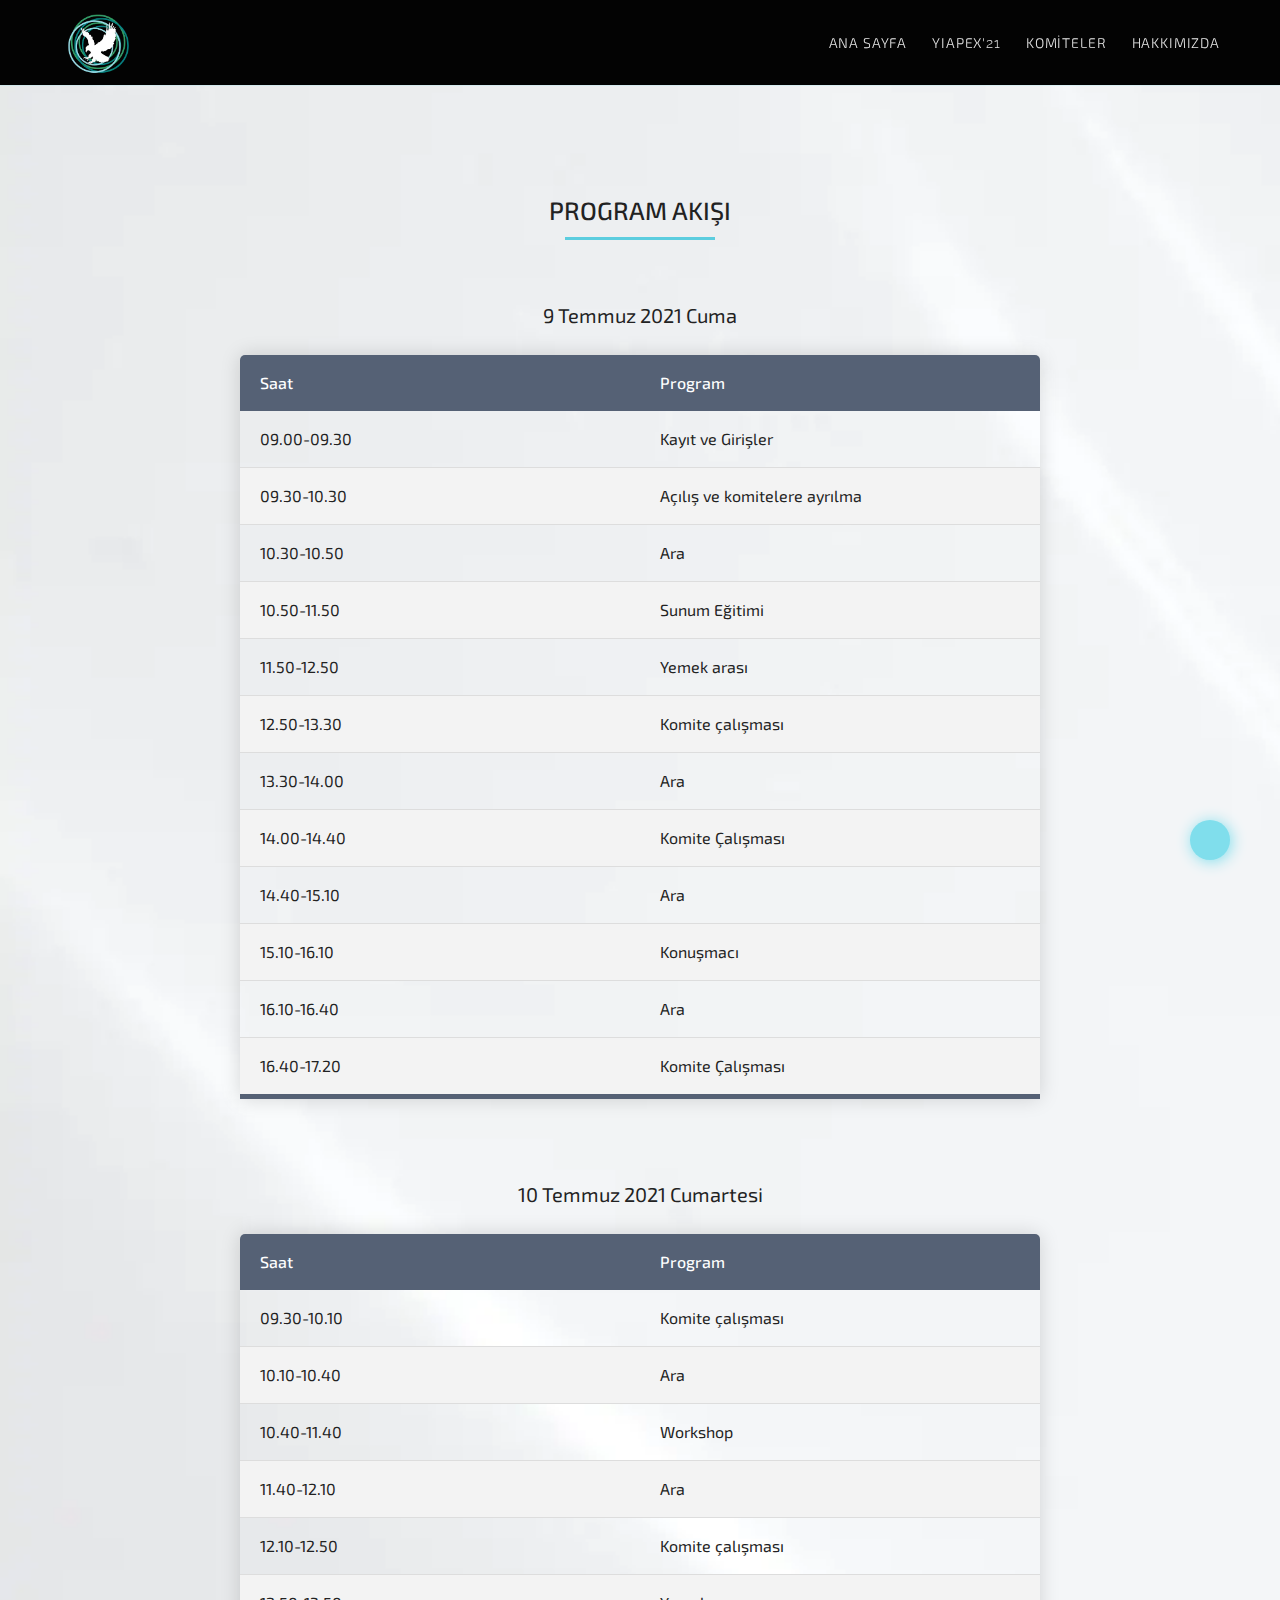
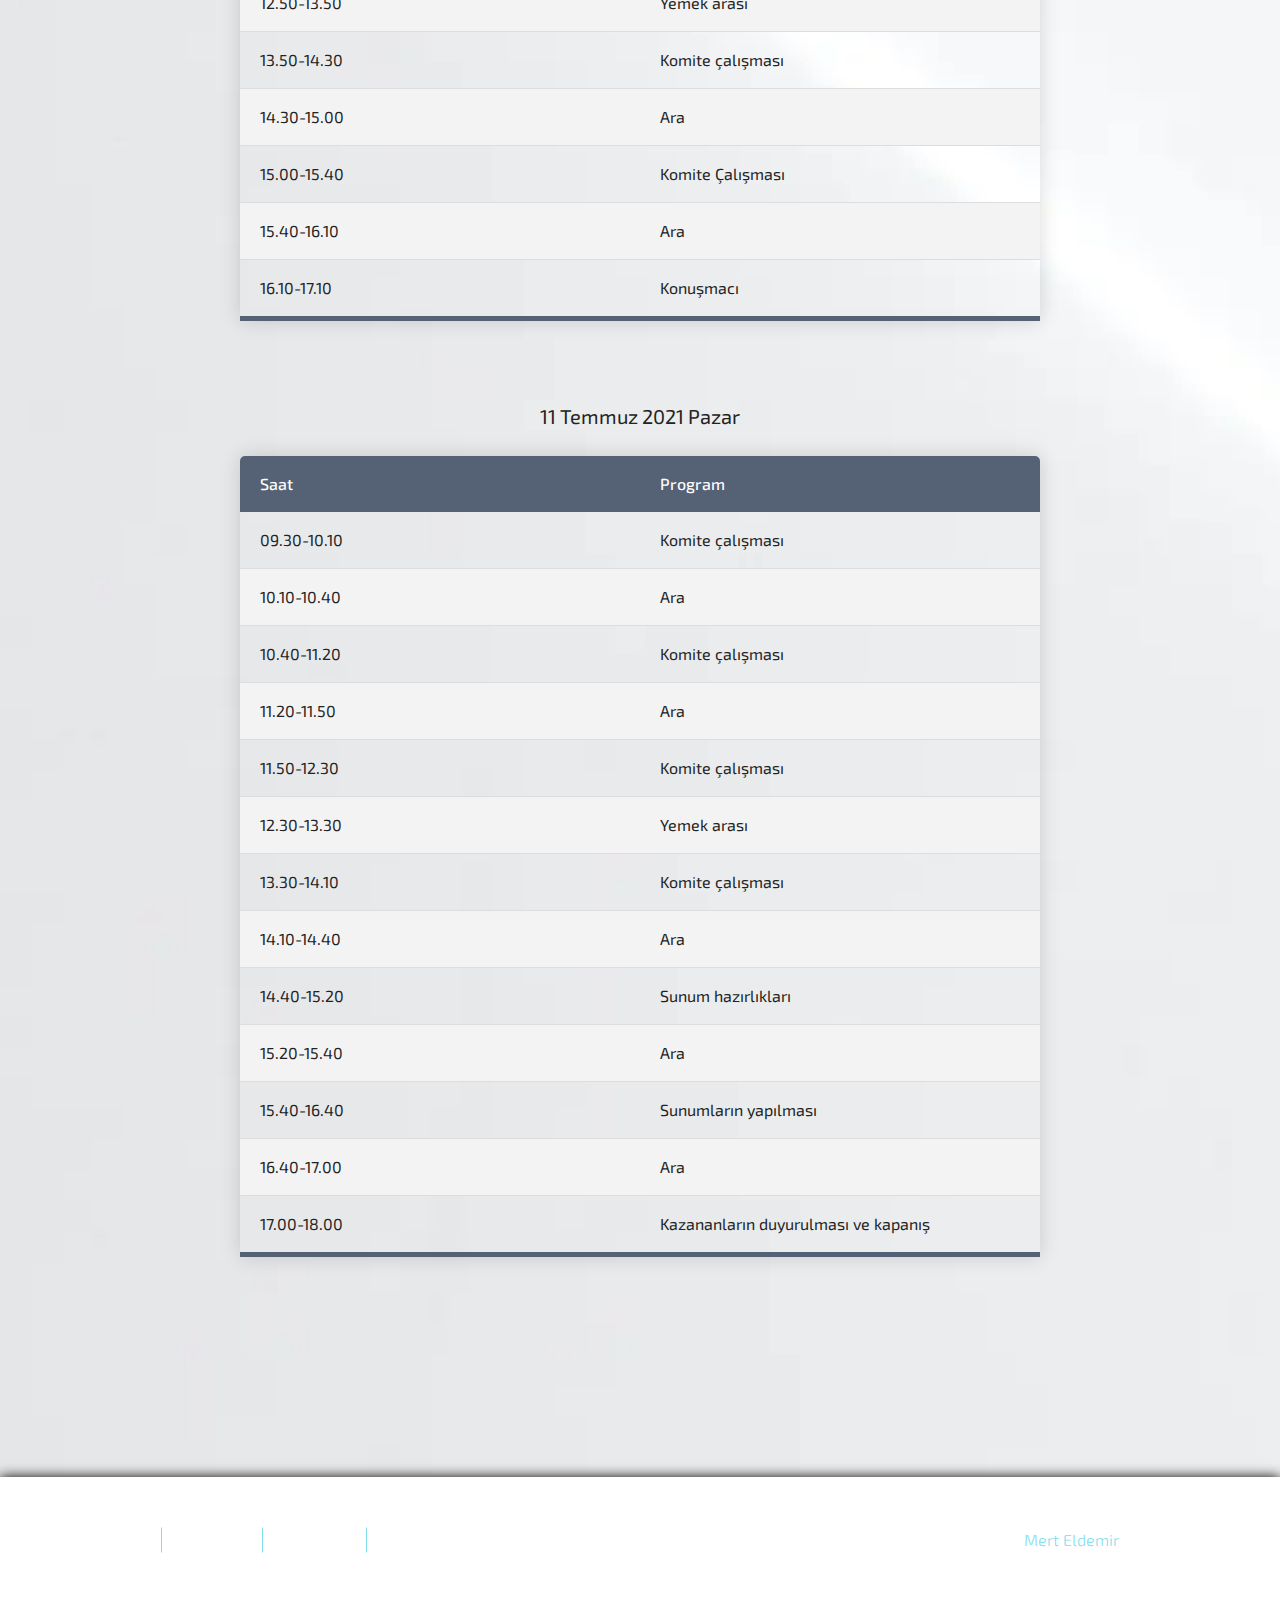
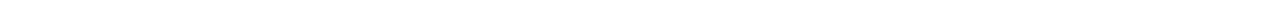
<file: flow.html>
<!DOCTYPE html><html lang="tr"><head>    <meta charset="UTF-8">    <meta name="keywords"        content="YIAPEX, YIAPEX Online İnovasyon Kampı, Yüksel İlhan Alanyalı Online İnovasyon Kampı, Online İnovasyon Kampı">    <meta name="description"        content="9-10-11 Temmuz tarihlerinde gerçekleşecek olan YIAPEX, Türkiye geneli online bir inovasyon kampıdır. Etkinliğin 3 günü boyunca katılımcılarımız şirketlerin problemlerine inovatif çözümler getirir ve etkinlik sonunda bunu sunarlar.">    <meta name="viewport" content="width=device-width, initial-scale=1.0">    <link rel="stylesheet" href="css/style.min.css">    <link rel="preconnect" href="https://fonts.gstatic.com">    <link        href="https://fonts.googleapis.com/css2?family=Raleway:ital,wght@0,200;0,300;0,400;0,500;0,600;0,700;0,800;0,900;1,200;1,400;1,500;1,600;1,700;1,800&display=swap"        rel="stylesheet">    <link rel="stylesheet" href="https://use.fontawesome.com/releases/v5.7.2/css/all.css"        integrity="sha384-fnmOCqbTlWIlj8LyTjo7mOUStjsKC4pOpQbqyi7RrhN7udi9RwhKkMHpvLbHG9Sr" crossorigin="anonymous">    <link rel="preconnect" href="https://fonts.gstatic.com">    <link rel="preconnect" href="https://fonts.gstatic.com">    <link        href="https://fonts.googleapis.com/css2?family=Exo+2:ital,wght@0,100;0,200;0,300;0,400;0,500;0,600;0,700;1,100;1,200;1,300;1,400;1,500;1,600&display=swap"        rel="stylesheet">    <link rel="preconnect" href="https://fonts.gstatic.com">    <link href="https://fonts.googleapis.com/css2?family=Train+One&display=swap" rel="stylesheet">    <link rel="icon" href="img/favicon.png" type="image/x-icon" />    <title>YIAPEX Online İnovasyon Kampı | Başvurular</title></head><body>    <!-- HEADER -->    <header style="background-color: #030303;" class="header">        <div class="container">            <div class="header__inner">                <div class="header__logo">                    <a href="index.html"><picture><source srcset="img/yiapex-logo.webp" type="image/webp"><img class="logo__img" src="img/yiapex-logo.png" alt=""></picture></a>                </div>                <nav id="navbar" class="navbar">                    <ul class="nav__list">                        <li class="nav__item"><a href="index.html">ANA SAYFA</a></li>                        <li class="nav__item nav-sub"><a class="nav-link">YIAPEX'<span                                    style="font-family: 'Raleway', sans-serif;">21 </span><i                                    class="fas fa-caret-down"></i></a>                            <ul class="subnav">                                <!-- <li class="nav__item nav__item-sub"><a class="sub-link"                                        href="pricing.html">ÜCRETLENDİRME</a></li> -->                                <li class="nav__item nav__item-sub"><a class="sub-link" href="flow.html">PROGRAM                                        AKIŞI</a></li>                                <li class="nav__item nav__item-sub"><a class="sub-link" href="faq.html">SIKÇA SORULAN                                        SORULAR</a>                                </li>                                <li class="nav__item nav__item-sub"><a class="sub-link"                                        href="sponsors.html">SPONSORLAR</a></li>                            </ul>                        </li>                        <!-- Subnav for Mobile -->                        <li class="nav__item subnav-btn">YIAPEX'<span style="font-family: 'Raleway', sans-serif;">21                            </span><i class="fas fa-caret-down"></i>                        </li>                        <ul class="subnav-mobile">                            <!-- <li class="nav__item nav__item-sub"><a class="sub-link"                                    href="pricing.html">ÜCRETLENDİRME</a></li> -->                            <li class="nav__item nav__item-sub"><a class="sub-link" href="flow.html">PROGRAM AKIŞI</a>                            </li>                            <li class="nav__item nav__item-sub"><a class="sub-link" href="faq.html">SIKÇA SORULAN                                    SORULAR</a></li>                            <li class="nav__item nav__item-sub"><a class="sub-link" href="sponsors.html">SPONSORLAR</a>                            </li>                        </ul>                        <!-- ** -->                        <li class="nav__item"><a href="committees.html">KOMİTELER</a></li>                        <li class="nav__item"><a href="team.html">HAKKIMIZDA</a></li>                    </ul>                </nav>                <button id="burger-btn" class="burger" type="button">                    <span>Open Nav</span>                </button>            </div><!-- /.header__inner -->        </div> <!-- /.container -->    </header>    <div class="page">        <main class="main">            <section class="section section-bg--white">                <div class="flow">                    <div class="container">                        <div class="flow__inner">                            <div class="flow__title">                                <h3 class="section-title">PROGRAM AKIŞI</h3>                            </div>                            <div class="flow__table">                                <div class="flow__table_title">9 Temmuz 2021 Cuma</div>                                <table class="table">                                    <thead>                                        <tr>                                            <th class="wSmall">Saat</th>                                            <th class="wBig">Program</th>                                        </tr>                                    </thead>                                    <tbody>                                        <tr>                                            <td>09.00-09.30</td>                                            <td>Kayıt ve Girişler                                            </td>                                        </tr>                                        <tr>                                            <td>09.30-10.30</td>                                            <td>Açılış ve komitelere ayrılma</td>                                        </tr>                                        <tr>                                            <td>10.30-10.50</td>                                            <td>Ara</td>                                        </tr>                                        <tr>                                            <td>10.50-11.50</td>                                            <td>Sunum Eğitimi</td>                                        </tr>                                        <tr>                                            <td>11.50-12.50                                            </td>                                            <td>Yemek arası</td>                                        </tr>                                        <tr>                                            <td>12.50-13.30                                            </td>                                            <td>Komite çalışması</td>                                        </tr>                                        <tr>                                            <td>13.30-14.00                                            </td>                                            <td>Ara</td>                                        </tr>                                        <tr>                                            <td>14.00-14.40                                            </td>                                            <td>Komite Çalışması</td>                                        </tr>                                        <tr>                                            <td>14.40-15.10                                            </td>                                            <td>Ara</td>                                        </tr>                                        <tr>                                            <td>15.10-16.10                                            </td>                                            <td>Konuşmacı</td>                                        </tr>                                        <tr>                                            <td>16.10-16.40                                            </td>                                            <td>Ara</td>                                        </tr>                                        <tr>                                            <td>16.40-17.20                                            </td>                                            <td>Komite Çalışması</td>                                        </tr>                                        <!-- <tr>                                            <td>20.00-23.00                                            </td>                                            <td>After Party</td>                                        </tr> -->                                    </tbody>                                </table><!-- /.table -->                            </div><!-- flow__table -->                            <div class="flow__table">                                <div class="flow__table_title">10 Temmuz 2021 Cumartesi</div>                                <table class="table">                                    <thead>                                        <tr>                                            <th class="wSmall">Saat</th>                                            <th class="wBig">Program</th>                                        </tr>                                    </thead>                                    <tbody>                                        <tr>                                            <td>09.30-10.10</td>                                            <td>Komite çalışması                                            </td>                                        </tr>                                        <tr>                                            <td>10.10-10.40</td>                                            <td>Ara</td>                                        </tr>                                        <tr>                                            <td>10.40-11.40</td>                                            <td>Workshop</td>                                        </tr>                                        <tr>                                            <td>11.40-12.10</td>                                            <td>Ara</td>                                        </tr>                                        <tr>                                            <td>12.10-12.50                                            </td>                                            <td>Komite çalışması</td>                                        </tr>                                        <tr>                                            <td>12.50-13.50                                            </td>                                            <td>Yemek arası</td>                                        </tr>                                        <tr>                                            <td>13.50-14.30                                            </td>                                            <td>Komite çalışması</td>                                        </tr>                                        <tr>                                            <td>14.30-15.00                                            </td>                                            <td>Ara</td>                                        </tr>                                        <tr>                                            <td>15.00-15.40                                            </td>                                            <td>Komite Çalışması</td>                                        </tr>                                        <tr>                                            <td>15.40-16.10                                            </td>                                            <td>Ara</td>                                        </tr>                                        <tr>                                            <td>16.10-17.10                                            </td>                                            <td>Konuşmacı</td>                                        </tr>                                        <!-- <tr>                                            <td>20.00-23.00                                            </td>                                            <td>After Party</td>                                        </tr> -->                                    </tbody>                                </table><!-- /.table -->                            </div><!-- flow__table -->                            <div class="flow__table">                                <div class="flow__table_title">11 Temmuz 2021 Pazar</div>                                <table class="table">                                    <thead>                                        <tr>                                            <th class="wSmall">Saat</th>                                            <th class="wBig">Program</th>                                        </tr>                                    </thead>                                    <tbody>                                        <tr>                                            <td>09.30-10.10</td>                                            <td>Komite çalışması                                            </td>                                        </tr>                                        <tr>                                            <td>10.10-10.40</td>                                            <td>Ara</td>                                        </tr>                                        <tr>                                            <td>10.40-11.20</td>                                            <td>Komite çalışması</td>                                        </tr>                                        <tr>                                            <td>11.20-11.50</td>                                            <td>Ara</td>                                        </tr>                                        <tr>                                            <td>11.50-12.30                                            </td>                                            <td>Komite çalışması</td>                                        </tr>                                        <tr>                                            <td>12.30-13.30                                            </td>                                            <td>Yemek arası</td>                                        </tr>                                        <tr>                                            <td>13.30-14.10                                            </td>                                            <td>Komite çalışması</td>                                        </tr>                                        <tr>                                            <td>14.10-14.40                                            </td>                                            <td>Ara</td>                                        </tr>                                        <tr>                                            <td>14.40-15.20                                            </td>                                            <td>Sunum hazırlıkları</td>                                        </tr>                                        <tr>                                            <td>15.20-15.40                                            </td>                                            <td>Ara</td>                                        </tr>                                        <tr>                                            <td>15.40-16.40                                            </td>                                            <td>Sunumların yapılması</td>                                        </tr>                                        <tr>                                            <td>16.40-17.00                                            </td>                                            <td>Ara</td>                                        </tr>                                        <tr>                                            <td>17.00-18.00                                            </td>                                            <td>Kazananların duyurulması ve kapanış</td>                                        </tr>                                        <!-- <tr>                                            <td>20.00-23.00                                            </td>                                            <td>After Party</td>                                        </tr> -->                                    </tbody>                                </table><!-- /.table -->                            </div><!-- flow__table -->                        </div><!-- /.container -->                    </div><!-- /.flow__inner -->            </section>        </main>        <!-- GoToUp BTN -->        <a id="gotoup-btn" class="gotopbtn" href="#">            <i class="fas fa-angle-double-up"></i>        </a>        <!-- FOOTER -->        <footer class="footer">    <div class="container">        <div class="footer__inner">            <div class="author">Developed by <span><a target="_blank" href="https://www.instagram.com/merteldem1r/">Mert                        Eldemir</a></span> | Head of IT</div>            <div class="social_medias">                <ul class="social__list">                    <li class="social__item">                        <a class="social__link link-after" target="_blank" href="https://www.instagram.com/yiapex/">                            <i class="fab fa-instagram"></i>                            <span>Instagram</span>                        </a>                    </li>                    <li class="social__item">                        <a target="_blank" class="social__link link-after" href="https://twitter.com/yiafl_yiapex?s=20">                            <i class="fab fa-twitter"></i>                            <span>Twitter</span>                        </a>                    </li>                    <li class="social__item">                        <a class="social__link link-after" target="_blank"                            href="https://discord.gg/dG6vnmMbXj">                            <i class="fab fa-discord"></i>                            <span>Discord</span>                        </a>                    </li>                </ul>            </div><!-- /.social_medias -->        </div><!-- /.footer__inner -->    </div><!-- /.container --></footer>    </div>    <script>        let contentBox = document.getElementsByClassName('contentBox');        for (i = 0; i < contentBox.length; i++) {            contentBox[i].addEventListener('click', function () {                this.classList.toggle('active');            });        }    </script>    <script src="js/script.min.js"></script></body></html>
</file>
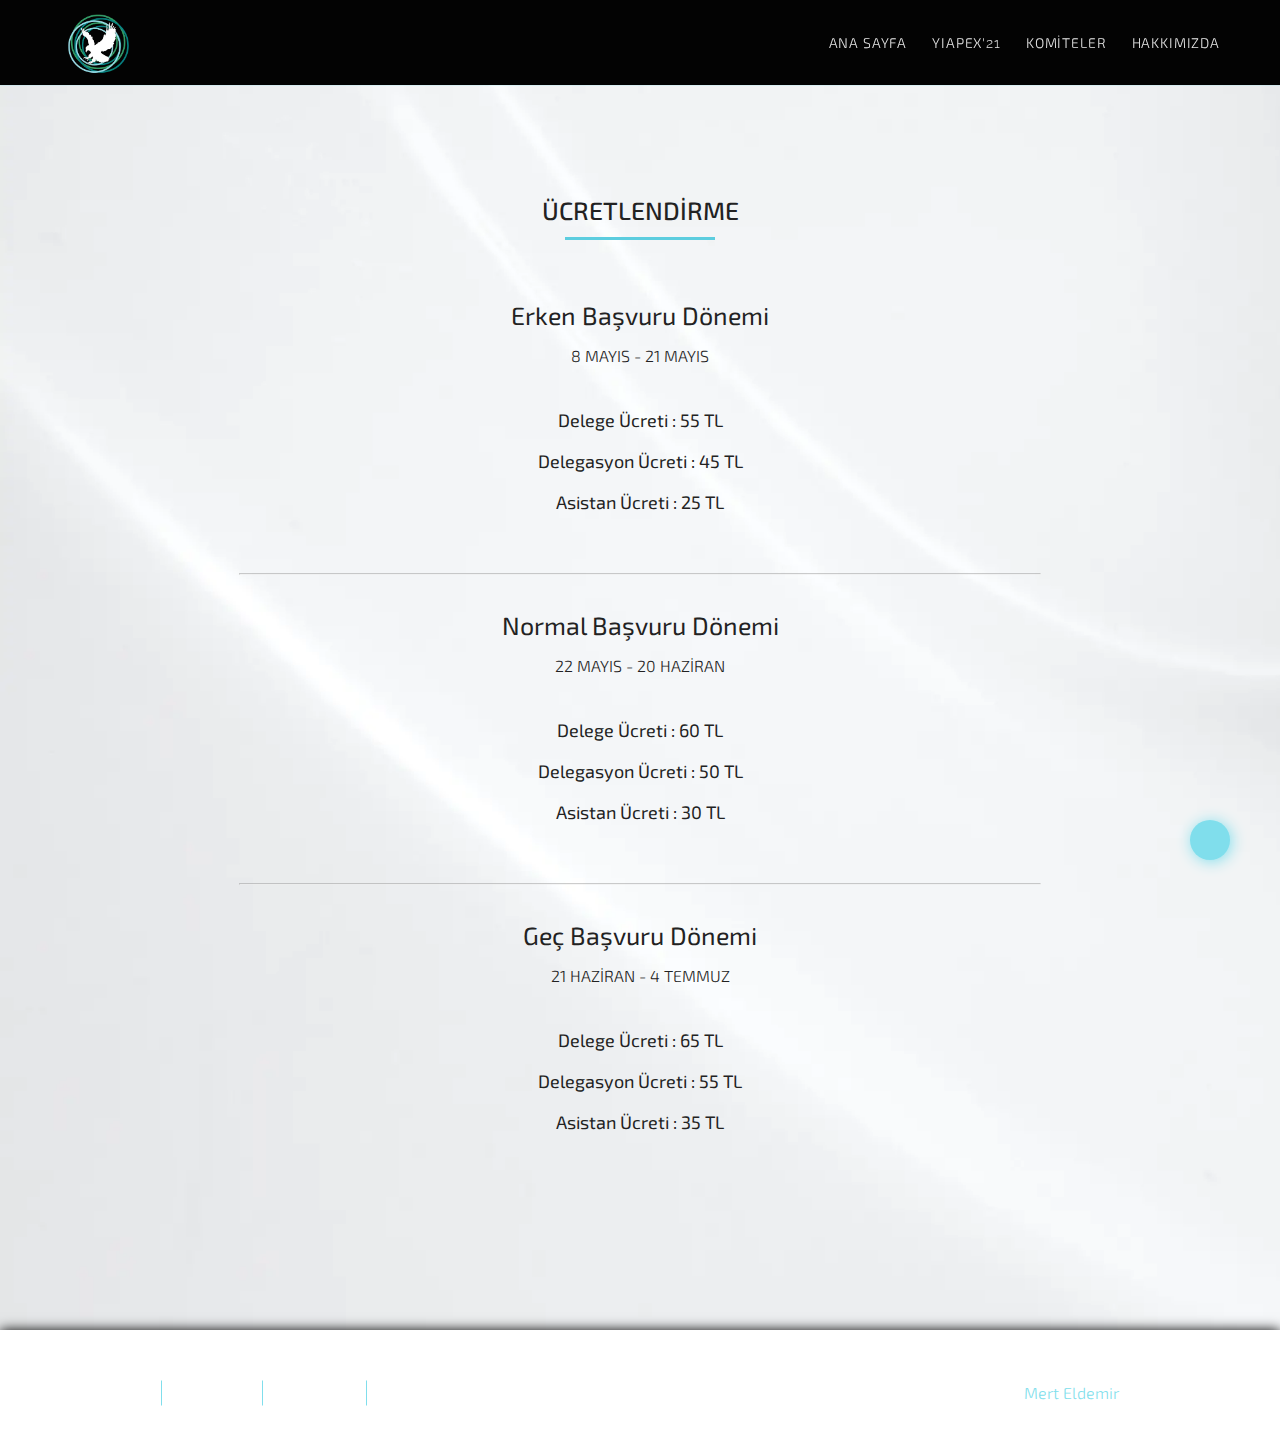
<file: pricing.html>
<!DOCTYPE html><html lang="tr"><head>    <meta charset="UTF-8">    <meta name="keywords"        content="YIAPEX, YIAPEX Online İnovasyon Kampı, Yüksel İlhan Alanyalı Online İnovasyon Kampı, Online İnovasyon Kampı">    <meta name="description"        content="9-10-11 Temmuz tarihlerinde gerçekleşecek olan YIAPEX, Türkiye geneli online bir inovasyon kampıdır. Etkinliğin 3 günü boyunca katılımcılarımız şirketlerin problemlerine inovatif çözümler getirir ve etkinlik sonunda bunu sunarlar.">    <meta name="viewport" content="width=device-width, initial-scale=1.0">    <link rel="stylesheet" href="css/style.min.css">    <link rel="preconnect" href="https://fonts.gstatic.com">    <link        href="https://fonts.googleapis.com/css2?family=Raleway:ital,wght@0,200;0,300;0,400;0,500;0,600;0,700;0,800;0,900;1,200;1,400;1,500;1,600;1,700;1,800&display=swap"        rel="stylesheet">    <link rel="stylesheet" href="https://use.fontawesome.com/releases/v5.7.2/css/all.css"        integrity="sha384-fnmOCqbTlWIlj8LyTjo7mOUStjsKC4pOpQbqyi7RrhN7udi9RwhKkMHpvLbHG9Sr" crossorigin="anonymous">    <link rel="preconnect" href="https://fonts.gstatic.com">    <link rel="preconnect" href="https://fonts.gstatic.com">    <link        href="https://fonts.googleapis.com/css2?family=Exo+2:ital,wght@0,100;0,200;0,300;0,400;0,500;0,600;0,700;1,100;1,200;1,300;1,400;1,500;1,600&display=swap"        rel="stylesheet">    <link rel="preconnect" href="https://fonts.gstatic.com">    <link href="https://fonts.googleapis.com/css2?family=Train+One&display=swap" rel="stylesheet">    <link rel="icon" href="img/favicon.png" type="image/x-icon" />    <title>YIAPEX Online İnovasyon Kampı | Ücretlendirme</title></head><body>    <!-- HEADER -->    <header style="background-color: #030303;" class="header">        <div class="container">            <div class="header__inner">                <div class="header__logo">                    <a href="index.html"><picture><source srcset="img/yiapex-logo.webp" type="image/webp"><img class="logo__img" src="img/yiapex-logo.png" alt=""></picture></a>                </div>                <nav id="navbar" class="navbar">                    <ul class="nav__list">                        <li class="nav__item"><a href="index.html">ANA SAYFA</a></li>                        <li class="nav__item nav-sub"><a class="nav-link">YIAPEX'<span                                    style="font-family: 'Raleway', sans-serif;">21 </span><i                                    class="fas fa-caret-down"></i></a>                            <ul class="subnav">                                <li class="nav__item nav__item-sub"><a class="sub-link"                                        href="pricing.html">ÜCRETLENDİRME</a></li>                                <li class="nav__item nav__item-sub"><a class="sub-link" href="flow.html">PROGRAM                                        AKIŞI</a></li>                                <li class="nav__item nav__item-sub"><a class="sub-link" href="faq.html">SIKÇA SORULAN                                        SORULAR</a>                                </li>                                <li class="nav__item nav__item-sub"><a class="sub-link"                                        href="sponsors.html">SPONSORLAR</a></li>                            </ul>                        </li>                        <!-- Subnav for Mobile -->                        <li class="nav__item subnav-btn">YIAPEX'<span style="font-family: 'Raleway', sans-serif;">21                            </span><i class="fas fa-caret-down"></i>                        </li>                        <ul class="subnav-mobile">                            <li class="nav__item nav__item-sub"><a class="sub-link"                                    href="pricing.html">ÜCRETLENDİRME</a></li>                            <li class="nav__item nav__item-sub"><a class="sub-link" href="flow.html">PROGRAM AKIŞI</a>                            </li>                            <li class="nav__item nav__item-sub"><a class="sub-link" href="faq.html">SIKÇA SORULAN                                    SORULAR</a></li>                            <li class="nav__item nav__item-sub"><a class="sub-link" href="sponsors.html">SPONSORLAR</a>                            </li>                        </ul>                        <!-- ** -->                        <li class="nav__item"><a href="committees.html">KOMİTELER</a></li>                        <li class="nav__item"><a href="team.html">HAKKIMIZDA</a></li>                    </ul>                </nav>                <button id="burger-btn" class="burger" type="button">                    <span>Open Nav</span>                </button>            </div><!-- /.header__inner -->        </div> <!-- /.container -->    </header>    <div class="page">        <main class="main">            <section class="section section-bg--white">                <div class="pricing">                    <div class="container">                        <div class="pricing__inner">                            <div class="pricing__title">                                <h3 class="section-title">ÜCRETLENDİRME</h3>                            </div>                            <div class="pricingBox">                                <div class="pricingBox__header">                                    <div class="pricing__title">                                        <h4>Erken Başvuru Dönemi</h4>                                    </div>                                    <div class="pricing__date">                                        8 MAYIS - 21 MAYIS                                    </div>                                </div>                                <div class="pricing__content">                                    <div class="pricing__access">Delege Ücreti : 55 TL</div>                                    <div class="pricing__access">Delegasyon Ücreti : 45 TL</div>                                    <div class="pricing__access">Asistan Ücreti : 25 TL</div>                                </div>                            </div><!-- /.pricingBox -->                            <hr>                            <div class="pricingBox">                                <div class="pricingBox__header">                                    <div class="pricing__title">                                        <h4>Normal Başvuru Dönemi</h4>                                    </div>                                    <div class="pricing__date">                                        22 MAYIS - 20 HAZİRAN                                    </div>                                </div>                                <div class="pricing__content">                                    <div class="pricing__access">Delege Ücreti : 60 TL</div>                                    <div class="pricing__access">Delegasyon Ücreti : 50 TL</div>                                    <div class="pricing__access">Asistan Ücreti : 30 TL</div>                                </div>                            </div><!-- /.pricingBox -->                            <hr>                            <div class="pricingBox">                                <div class="pricingBox__header">                                    <div class="pricing__title">                                        <h4>Geç Başvuru Dönemi</h4>                                    </div>                                    <div class="pricing__date">                                        21 HAZİRAN - 4 TEMMUZ                                    </div>                                </div>                                <div class="pricing__content">                                    <div class="pricing__access">Delege Ücreti : 65 TL</div>                                    <div class="pricing__access">Delegasyon Ücreti : 55 TL</div>                                    <div class="pricing__access">Asistan Ücreti : 35 TL</div>                                </div>                            </div><!-- /.pricingBox -->                        </div><!-- /.pricing__inner -->                    </div><!-- /.container -->                </div>            </section>        </main>        <!-- GoToUp BTN -->        <a id="gotoup-btn" class="gotopbtn" href="#">            <i class="fas fa-angle-double-up"></i>        </a>        <!-- FOOTER -->        <footer class="footer">    <div class="container">        <div class="footer__inner">            <div class="author">Developed by <span><a target="_blank" href="https://www.instagram.com/merteldem1r/">Mert                        Eldemir</a></span> | Head of IT</div>            <div class="social_medias">                <ul class="social__list">                    <li class="social__item">                        <a class="social__link link-after" target="_blank" href="https://www.instagram.com/yiapex/">                            <i class="fab fa-instagram"></i>                            <span>Instagram</span>                        </a>                    </li>                    <li class="social__item">                        <a target="_blank" class="social__link link-after" href="https://twitter.com/yiafl_yiapex?s=20">                            <i class="fab fa-twitter"></i>                            <span>Twitter</span>                        </a>                    </li>                    <li class="social__item">                        <a class="social__link link-after" target="_blank"                            href="https://discord.gg/dG6vnmMbXj">                            <i class="fab fa-discord"></i>                            <span>Discord</span>                        </a>                    </li>                </ul>            </div><!-- /.social_medias -->        </div><!-- /.footer__inner -->    </div><!-- /.container --></footer>    </div>    <script src="js/script.min.js"></script></body></html>
</file>
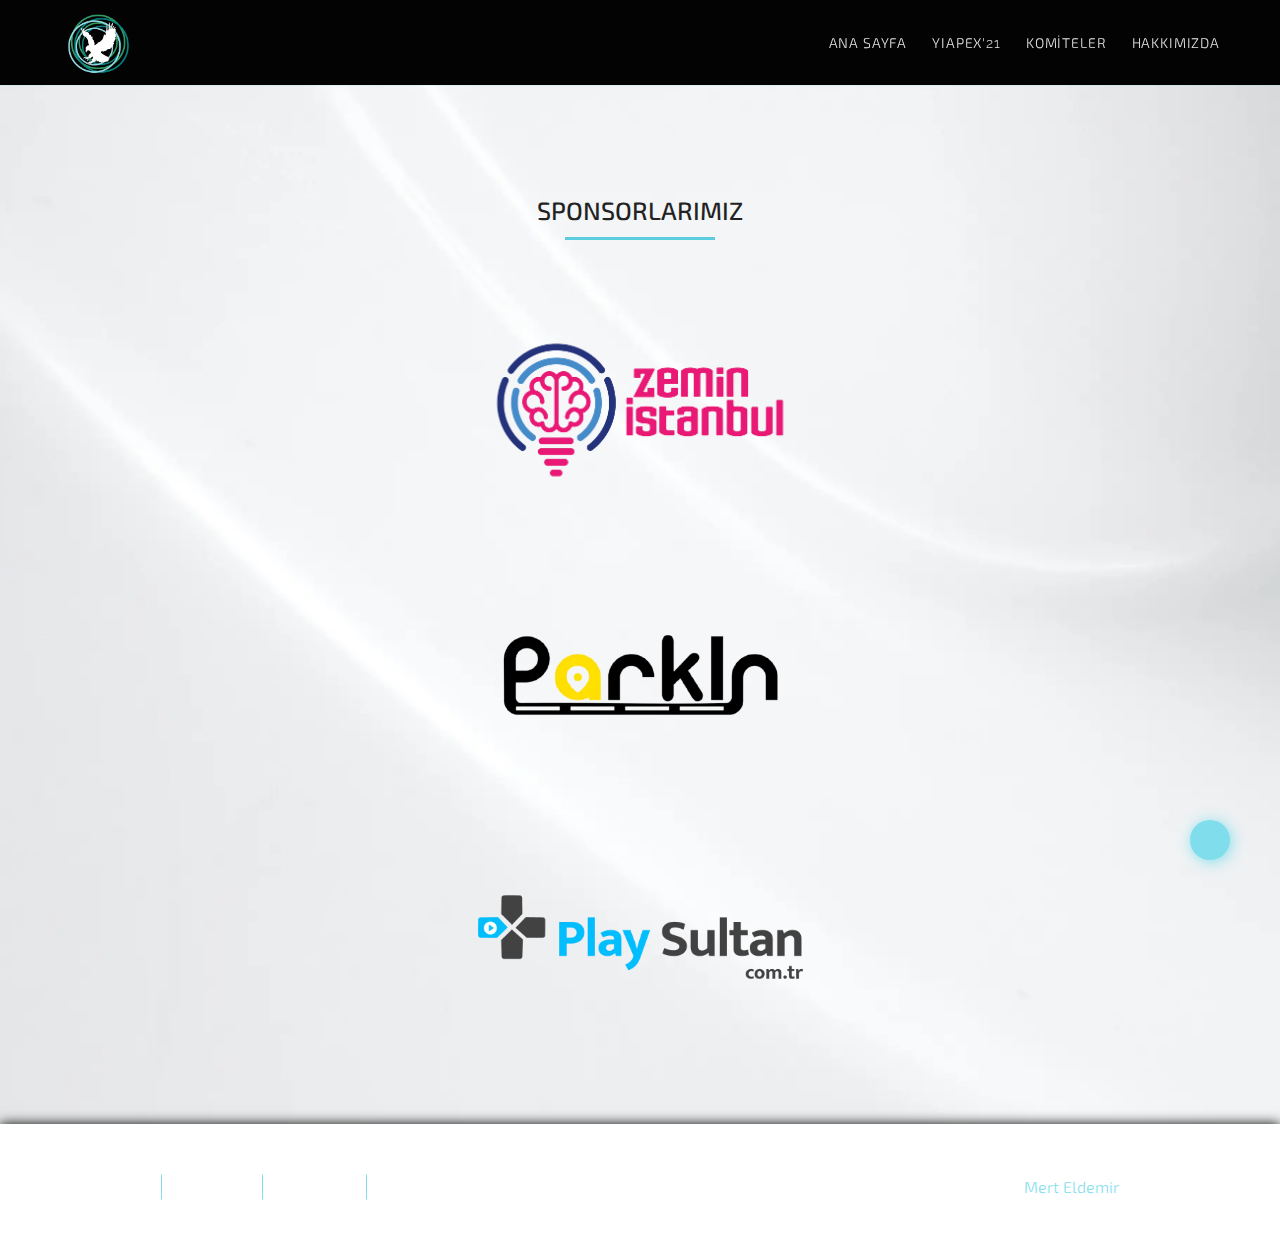
<file: sponsors.html>
<!DOCTYPE html><html lang="tr"><head>    <meta charset="UTF-8">    <meta name="keywords"        content="YIAPEX, YIAPEX Online İnovasyon Kampı, Yüksel İlhan Alanyalı Online İnovasyon Kampı, Online İnovasyon Kampı">    <meta name="description"        content="9-10-11 Temmuz tarihlerinde gerçekleşecek olan YIAPEX, Türkiye geneli online bir inovasyon kampıdır. Etkinliğin 3 günü boyunca katılımcılarımız şirketlerin problemlerine inovatif çözümler getirir ve etkinlik sonunda bunu sunarlar.">    <meta name="viewport" content="width=device-width, initial-scale=1.0">    <link rel="stylesheet" href="css/style.min.css">    <link rel="preconnect" href="https://fonts.gstatic.com">    <link        href="https://fonts.googleapis.com/css2?family=Raleway:ital,wght@0,200;0,300;0,400;0,500;0,600;0,700;0,800;0,900;1,200;1,400;1,500;1,600;1,700;1,800&display=swap"        rel="stylesheet">    <link rel="stylesheet" href="https://use.fontawesome.com/releases/v5.7.2/css/all.css"        integrity="sha384-fnmOCqbTlWIlj8LyTjo7mOUStjsKC4pOpQbqyi7RrhN7udi9RwhKkMHpvLbHG9Sr" crossorigin="anonymous">    <link rel="preconnect" href="https://fonts.gstatic.com">    <link rel="preconnect" href="https://fonts.gstatic.com">    <link        href="https://fonts.googleapis.com/css2?family=Exo+2:ital,wght@0,100;0,200;0,300;0,400;0,500;0,600;0,700;1,100;1,200;1,300;1,400;1,500;1,600&display=swap"        rel="stylesheet">    <link rel="preconnect" href="https://fonts.gstatic.com">    <link href="https://fonts.googleapis.com/css2?family=Train+One&display=swap" rel="stylesheet">    <link rel="icon" href="img/favicon.png" type="image/x-icon" />    <title>YIAPEX Online İnovasyon Kampı | Başvurular</title></head><body>    <!-- HEADER -->    <header style="background-color: #030303;" class="header">        <div class="container">            <div class="header__inner">                <div class="header__logo">                    <a href="index.html"><picture><source srcset="img/yiapex-logo.webp" type="image/webp"><img class="logo__img" src="img/yiapex-logo.png" alt=""></picture></a>                </div>                <nav id="navbar" class="navbar">                    <ul class="nav__list">                        <li class="nav__item"><a href="index.html">ANA SAYFA</a></li>                        <li class="nav__item nav-sub"><a class="nav-link">YIAPEX'<span                                    style="font-family: 'Raleway', sans-serif;">21 </span><i                                    class="fas fa-caret-down"></i></a>                            <ul class="subnav">                                <!-- <li class="nav__item nav__item-sub"><a class="sub-link"                                        href="pricing.html">ÜCRETLENDİRME</a></li> -->                                <li class="nav__item nav__item-sub"><a class="sub-link" href="flow.html">PROGRAM                                        AKIŞI</a></li>                                <li class="nav__item nav__item-sub"><a class="sub-link" href="faq.html">SIKÇA SORULAN                                        SORULAR</a>                                </li>                                <li class="nav__item nav__item-sub"><a class="sub-link"                                        href="sponsors.html">SPONSORLAR</a></li>                            </ul>                        </li>                        <!-- Subnav for Mobile -->                        <li class="nav__item subnav-btn">YIAPEX'<span style="font-family: 'Raleway', sans-serif;">21                            </span><i class="fas fa-caret-down"></i>                        </li>                        <ul class="subnav-mobile">                            <!-- <li class="nav__item nav__item-sub"><a class="sub-link"                                    href="pricing.html">ÜCRETLENDİRME</a></li> -->                            <li class="nav__item nav__item-sub"><a class="sub-link" href="flow.html">PROGRAM AKIŞI</a>                            </li>                            <li class="nav__item nav__item-sub"><a class="sub-link" href="faq.html">SIKÇA SORULAN                                    SORULAR</a></li>                            <li class="nav__item nav__item-sub"><a class="sub-link" href="sponsors.html">SPONSORLAR</a>                            </li>                        </ul>                        <!-- ** -->                        <li class="nav__item"><a href="committees.html">KOMİTELER</a></li>                        <li class="nav__item"><a href="team.html">HAKKIMIZDA</a></li>                    </ul>                </nav>                <button id="burger-btn" class="burger" type="button">                    <span>Open Nav</span>                </button>            </div><!-- /.header__inner -->        </div> <!-- /.container -->    </header>    <div class="page">        <main class="main">            <section class="section section-bg--white">                <div class="sponsors">                    <div class="container">                        <div class="sponsors__inner">                            <div class="sponsors__title">                                <h3 class="section-title">                                    SPONSORLARIMIZ                                </h3>                            </div>                            <a target="_blank" href="https://zeministanbul.ist/tr/">                                <div class="sponsorBox">                                    <div class="sponsors-img">                                        <picture><source srcset="img/zeministanbul.webp" type="image/webp"><img src="img/zeministanbul.png" alt=""></picture>                                    </div>                                </div>                            </a>                            <a target="_blank" href="http://park-in.tech/">                                <div class="sponsorBox">                                    <div class="sponsors-img">                                        <picture><source srcset="img/parkIn.webp" type="image/webp"><img class="parkln-img" src="img/parkIn.png" alt=""></picture>                                    </div>                                </div>                            </a>                            <a target="_blank" href="https://www.playsultan.com.tr/">                                <div class="sponsorBox">                                    <div class="sponsors-img">                                        <picture><source srcset="img/playsultan-logo.webp" type="image/webp"><img class="playsultan-img" src="img/playsultan-logo.png" alt=""></picture>                                    </div>                                </div>                            </a>                        </div>                    </div><!-- /.container -->                </div>            </section>        </main>        <!-- GoToUp BTN -->        <a id="gotoup-btn" class="gotopbtn" href="#">            <i class="fas fa-angle-double-up"></i>        </a>        <!-- FOOTER -->        <footer class="footer">    <div class="container">        <div class="footer__inner">            <div class="author">Developed by <span><a target="_blank" href="https://www.instagram.com/merteldem1r/">Mert                        Eldemir</a></span> | Head of IT</div>            <div class="social_medias">                <ul class="social__list">                    <li class="social__item">                        <a class="social__link link-after" target="_blank" href="https://www.instagram.com/yiapex/">                            <i class="fab fa-instagram"></i>                            <span>Instagram</span>                        </a>                    </li>                    <li class="social__item">                        <a target="_blank" class="social__link link-after" href="https://twitter.com/yiafl_yiapex?s=20">                            <i class="fab fa-twitter"></i>                            <span>Twitter</span>                        </a>                    </li>                    <li class="social__item">                        <a class="social__link link-after" target="_blank"                            href="https://discord.gg/dG6vnmMbXj">                            <i class="fab fa-discord"></i>                            <span>Discord</span>                        </a>                    </li>                </ul>            </div><!-- /.social_medias -->        </div><!-- /.footer__inner -->    </div><!-- /.container --></footer>    </div>    <script src="js/script.min.js"></script></body></html>
</file>
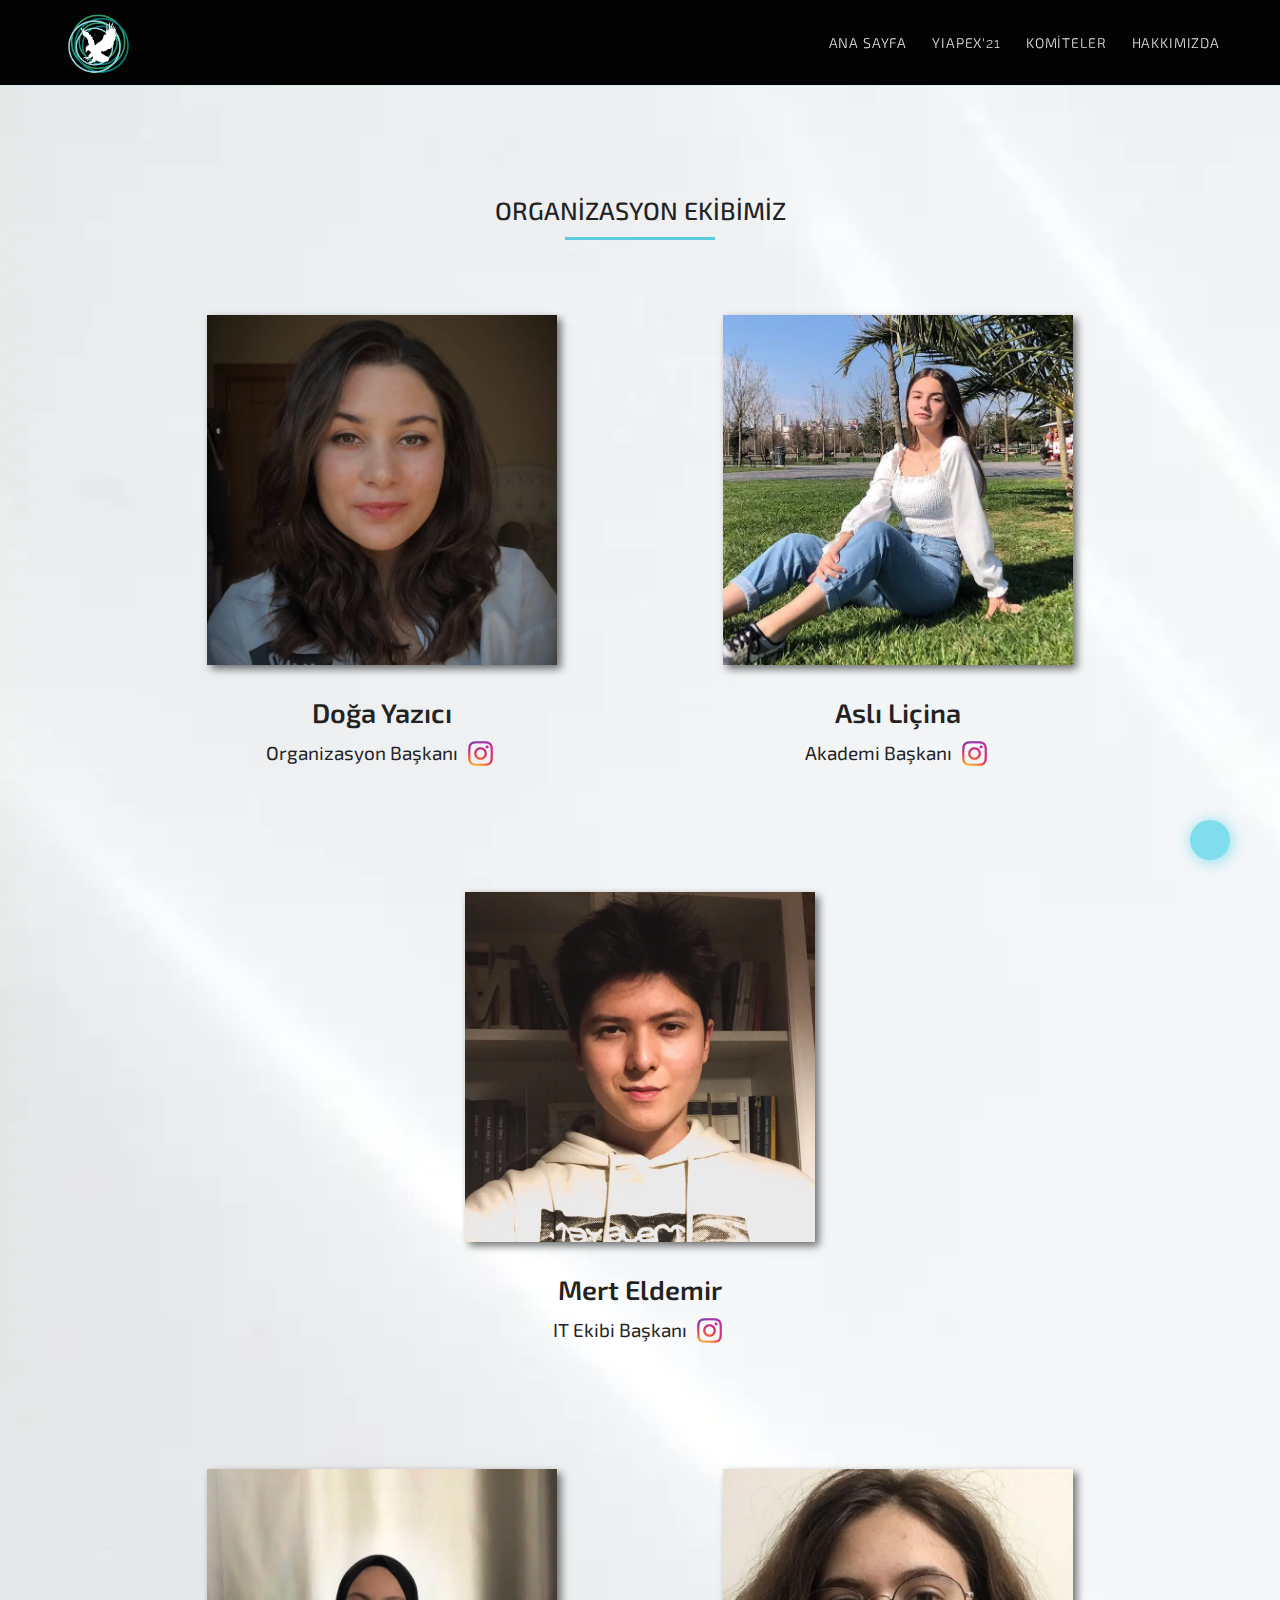
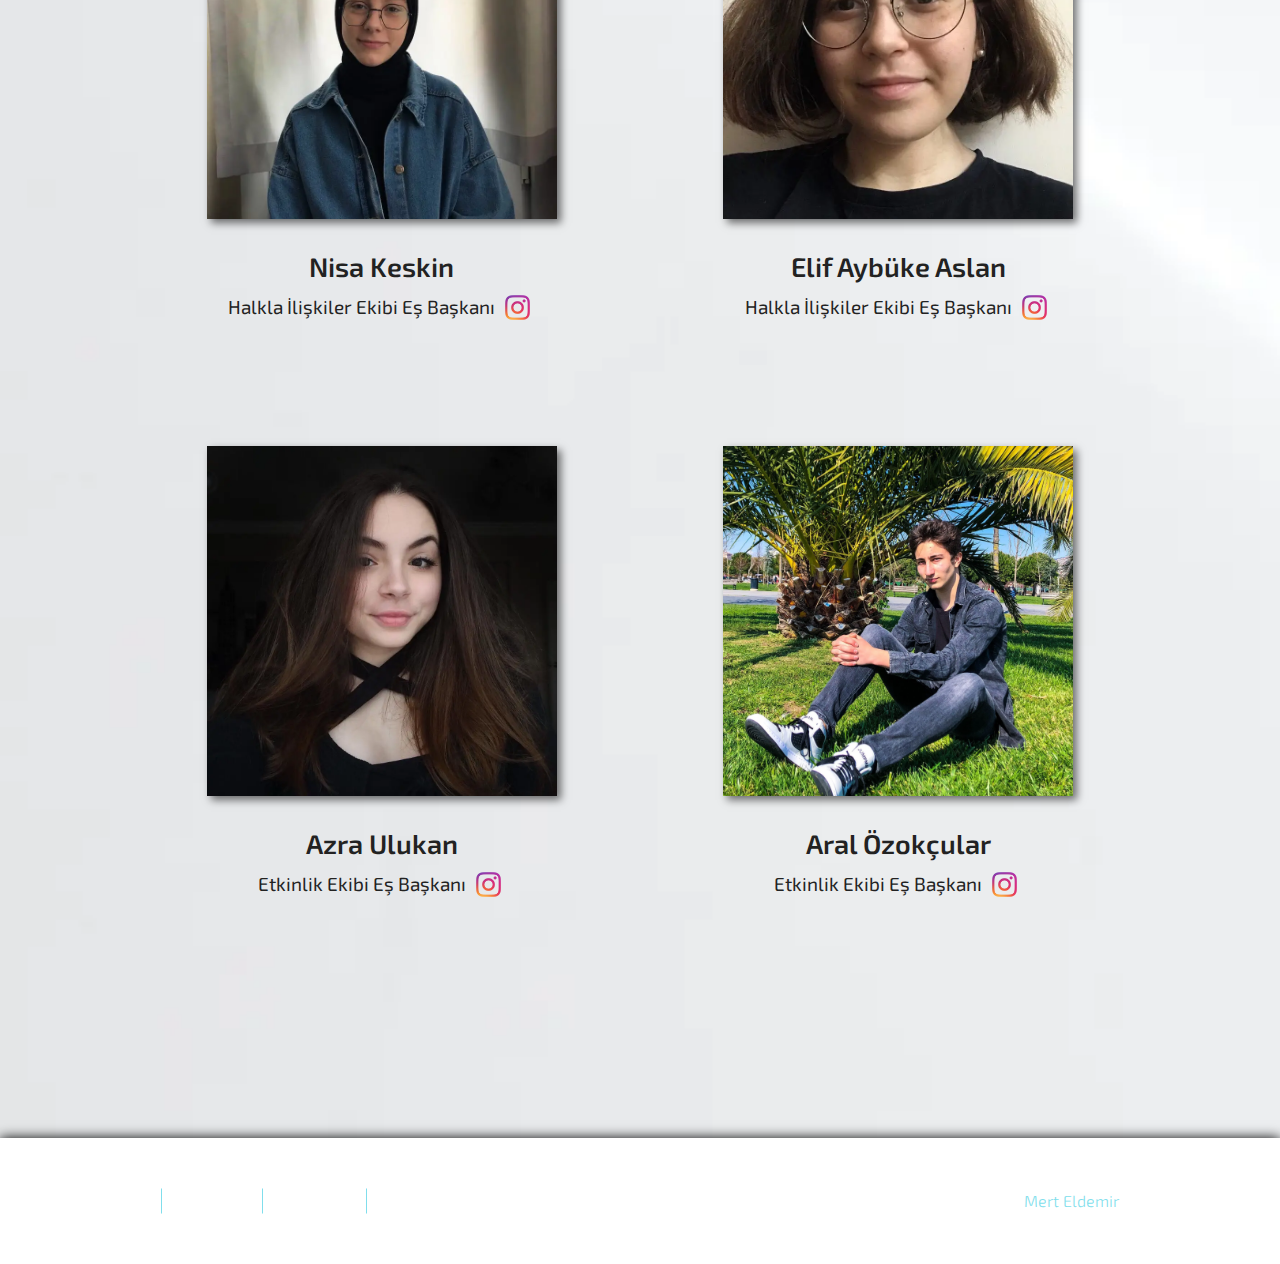
<file: team.html>
<!DOCTYPE html><html lang="tr"><head>    <meta charset="UTF-8">    <meta name="keywords"        content="YIAPEX, YIAPEX Online İnovasyon Kampı, Yüksel İlhan Alanyalı Online İnovasyon Kampı, Online İnovasyon Kampı">    <meta name="description"        content="9-10-11 Temmuz tarihlerinde gerçekleşecek olan YIAPEX, Türkiye geneli online bir inovasyon kampıdır. Etkinliğin 3 günü boyunca katılımcılarımız şirketlerin problemlerine inovatif çözümler getirir ve etkinlik sonunda bunu sunarlar.">    <meta name="viewport" content="width=device-width, initial-scale=1.0">    <link rel="stylesheet" href="css/style.min.css">    <link rel="preconnect" href="https://fonts.gstatic.com">    <link        href="https://fonts.googleapis.com/css2?family=Raleway:ital,wght@0,200;0,300;0,400;0,500;0,600;0,700;0,800;0,900;1,200;1,400;1,500;1,600;1,700;1,800&display=swap"        rel="stylesheet">    <link rel="stylesheet" href="https://use.fontawesome.com/releases/v5.7.2/css/all.css"        integrity="sha384-fnmOCqbTlWIlj8LyTjo7mOUStjsKC4pOpQbqyi7RrhN7udi9RwhKkMHpvLbHG9Sr" crossorigin="anonymous">    <link rel="preconnect" href="https://fonts.gstatic.com">    <link rel="preconnect" href="https://fonts.gstatic.com">    <link        href="https://fonts.googleapis.com/css2?family=Exo+2:ital,wght@0,100;0,200;0,300;0,400;0,500;0,600;0,700;1,100;1,200;1,300;1,400;1,500;1,600&display=swap"        rel="stylesheet">    <link rel="preconnect" href="https://fonts.gstatic.com">    <link href="https://fonts.googleapis.com/css2?family=Train+One&display=swap" rel="stylesheet">    <link rel="icon" href="img/favicon.png" type="image/x-icon" />    <title>YIAPEX Online İnovasyon Kampı | Hakkımızda</title></head><body>    <!-- HEADER -->    <header style="background-color: #030303;" class="header">        <div class="container">            <div class="header__inner">                <div class="header__logo">                    <a href="index.html"><picture><source srcset="img/yiapex-logo.webp" type="image/webp"><img class="logo__img" src="img/yiapex-logo.png" alt=""></picture></a>                </div>                <nav id="navbar" class="navbar">                    <ul class="nav__list">                        <li class="nav__item"><a href="index.html">ANA SAYFA</a></li>                        <li class="nav__item nav-sub"><a class="nav-link">YIAPEX'<span                                    style="font-family: 'Raleway', sans-serif;">21 </span><i                                    class="fas fa-caret-down"></i></a>                            <ul class="subnav">                                <!-- <li class="nav__item nav__item-sub"><a class="sub-link"                                        href="pricing.html">ÜCRETLENDİRME</a></li> -->                                <li class="nav__item nav__item-sub"><a class="sub-link" href="flow.html">PROGRAM                                        AKIŞI</a></li>                                <li class="nav__item nav__item-sub"><a class="sub-link" href="faq.html">SIKÇA SORULAN                                        SORULAR</a>                                </li>                                <li class="nav__item nav__item-sub"><a class="sub-link" href="sponsors.html">SPONSORLAR</a></li>                            </ul>                        </li>                        <!-- Subnav for Mobile -->                        <li class="nav__item subnav-btn">YIAPEX'<span style="font-family: 'Raleway', sans-serif;">21                            </span><i class="fas fa-caret-down"></i>                        </li>                        <ul class="subnav-mobile">                            <!-- <li class="nav__item nav__item-sub"><a class="sub-link"                                    href="pricing.html">ÜCRETLENDİRME</a></li> -->                            <li class="nav__item nav__item-sub"><a class="sub-link" href="flow.html">PROGRAM AKIŞI</a>                            </li>                            <li class="nav__item nav__item-sub"><a class="sub-link" href="faq.html">SIKÇA SORULAN                                    SORULAR</a></li>                            <li class="nav__item nav__item-sub"><a class="sub-link" href="sponsors.html">SPONSORLAR</a>                            </li>                        </ul>                        <!-- ** -->                        <li class="nav__item"><a href="committees.html">KOMİTELER</a></li>                        <li class="nav__item"><a href="team.html">HAKKIMIZDA</a></li>                    </ul>                </nav>                <button id="burger-btn" class="burger" type="button">                    <span>Open Nav</span>                </button>            </div><!-- /.header__inner -->        </div> <!-- /.container -->    </header>    <div class="page">        <main class="main">            <section class="section section-bg--white">                <div class="team">                    <div class="container">                        <div class="team__inner">                            <div class="team__title">                                <h3 class="section-title">ORGANİZASYON EKİBİMİZ</h3>                            </div>                            <div class="crewRow">                                <div class="crewBox">                                    <div class="crew__image">                                        <picture><source srcset="img/doa.webp" type="image/webp"><img src="img/doa.jpg" alt=""></picture>                                    </div>                                    <div class="crew__content">                                        <div class="crew__name">                                            Doğa Yazıcı                                        </div>                                        <div class="crew__rank">Organizasyon Başkanı                                            <div class="crew__icon">                                                <a target="_blank" href="https://www.instagram.com/doayazici/">                                                    <picture><source srcset="img/instagram-logo-2.webp" type="image/webp"><img src="img/instagram-logo-2.png" alt=""></picture>                                                </a>                                            </div>                                        </div>                                    </div>                                </div><!-- /.crewBox -->                                                                <div class="crewBox">                                    <div class="crew__image">                                        <picture><source srcset="img/asli.webp" type="image/webp"><img src="img/asli.jpg" alt=""></picture>                                    </div>                                    <div class="crew__content">                                        <div class="crew__name">                                            Aslı Liçina                                        </div>                                        <div class="crew__rank">Akademi Başkanı                                            <div class="crew__icon">                                                <a target="_blank" href="https://www.instagram.com/aslilicina/">                                                    <picture><source srcset="img/instagram-logo-2.webp" type="image/webp"><img src="img/instagram-logo-2.png" alt=""></picture>                                                </a>                                            </div>                                        </div>                                    </div>                                </div><!-- /.crewBox -->                            </div><!-- /.crewRow -->                            <div class="crewRow">                                <div class="crewBox">                                    <div class="crew__image">                                        <picture><source srcset="img/mert.webp" type="image/webp"><img src="img/mert.jpg" alt=""></picture>                                    </div>                                    <div class="crew__content">                                        <div class="crew__name">                                            Mert Eldemir                                        </div>                                        <div class="crew__rank">IT Ekibi Başkanı                                            <div class="crew__icon">                                                <a target="_blank" href="https://www.instagram.com/merteldem1r/">                                                    <picture><source srcset="img/instagram-logo-2.webp" type="image/webp"><img src="img/instagram-logo-2.png" alt=""></picture>                                                </a>                                            </div>                                        </div>                                    </div>                                </div><!-- /.crewBox -->                            </div><!-- /.crewRow -->                            <div class="crewRow">                                <div class="crewBox">                                    <div class="crew__image">                                        <picture><source srcset="img/nisa.webp" type="image/webp"><img src="img/nisa.jpg" alt=""></picture>                                    </div>                                    <div class="crew__content">                                        <div class="crew__name">                                            Nisa Keskin                                        </div>                                        <div class="crew__rank">Halkla İlişkiler Ekibi Eş Başkanı                                            <div class="crew__icon">                                                <a target="_blank" href="https://www.instagram.com/mss.keskin/">                                                    <picture><source srcset="img/instagram-logo-2.webp" type="image/webp"><img src="img/instagram-logo-2.png" alt=""></picture>                                                </a>                                            </div>                                        </div>                                    </div>                                </div><!-- /.crewBox -->                                <div class="crewBox">                                    <div class="crew__image">                                        <picture><source srcset="img/elif.webp" type="image/webp"><img src="img/elif.jpg" alt=""></picture>                                    </div>                                    <div class="crew__content">                                        <div class="crew__name">                                            Elif Aybüke Aslan                                        </div>                                        <div class="crew__rank">Halkla İlişkiler Ekibi Eş Başkanı                                            <div class="crew__icon">                                                <a target="_blank" href="https://www.instagram.com/elifaybukeaslan/">                                                    <picture><source srcset="img/instagram-logo-2.webp" type="image/webp"><img src="img/instagram-logo-2.png" alt=""></picture>                                                </a>                                            </div>                                        </div>                                    </div>                                </div><!-- /.crewBox -->                            </div><!-- /.crewRow -->                            <div class="crewRow">                                <div class="crewBox">                                    <div class="crew__image">                                        <picture><source srcset="img/azra.webp" type="image/webp"><img src="img/azra.jpg" alt=""></picture>                                    </div>                                    <div class="crew__content">                                        <div class="crew__name">                                            Azra Ulukan                                        </div>                                        <div class="crew__rank">Etkinlik Ekibi Eş Başkanı                                            <div class="crew__icon">                                                <a target="_blank" href="https://www.instagram.com/azraoykulukan/">                                                    <picture><source srcset="img/instagram-logo-2.webp" type="image/webp"><img src="img/instagram-logo-2.png" alt=""></picture>                                                </a>                                            </div>                                        </div>                                    </div>                                </div><!-- /.crewBox -->                                <div class="crewBox">                                    <div class="crew__image">                                        <picture><source srcset="img/aral.webp" type="image/webp"><img src="img/aral.jpg" alt=""></picture>                                    </div>                                    <div class="crew__content">                                        <div class="crew__name">                                            Aral Özokçular                                        </div>                                        <div class="crew__rank">Etkinlik Ekibi Eş Başkanı                                            <div class="crew__icon">                                                <a target="_blank" href="https://www.instagram.com/aral_ozokcular/">                                                    <picture><source srcset="img/instagram-logo-2.webp" type="image/webp"><img src="img/instagram-logo-2.png" alt=""></picture>                                                </a>                                            </div>                                        </div>                                    </div>                                </div><!-- /.crewBox -->                            </div><!-- /.crewRow -->                        </div>                    </div><!-- /.container -->                </div><!-- /.team -->            </section>        </main>        <!-- GoToUp BTN -->        <a id="gotoup-btn" class="gotopbtn" href="#">            <i class="fas fa-angle-double-up"></i>        </a>        <!-- FOOTER -->        <footer class="footer">    <div class="container">        <div class="footer__inner">            <div class="author">Developed by <span><a target="_blank" href="https://www.instagram.com/merteldem1r/">Mert                        Eldemir</a></span> | Head of IT</div>            <div class="social_medias">                <ul class="social__list">                    <li class="social__item">                        <a class="social__link link-after" target="_blank" href="https://www.instagram.com/yiapex/">                            <i class="fab fa-instagram"></i>                            <span>Instagram</span>                        </a>                    </li>                    <li class="social__item">                        <a target="_blank" class="social__link link-after" href="https://twitter.com/yiafl_yiapex?s=20">                            <i class="fab fa-twitter"></i>                            <span>Twitter</span>                        </a>                    </li>                    <li class="social__item">                        <a class="social__link link-after" target="_blank"                            href="https://discord.gg/dG6vnmMbXj">                            <i class="fab fa-discord"></i>                            <span>Discord</span>                        </a>                    </li>                </ul>            </div><!-- /.social_medias -->        </div><!-- /.footer__inner -->    </div><!-- /.container --></footer>    </div>    <script src="js/script.min.js"></script></body></html>
</file>
<file: css/style.min.css>
a,abbr,acronym,address,applet,article,aside,audio,b,big,blockquote,body,canvas,caption,center,cite,code,dd,del,details,dfn,div,dl,dt,em,embed,fieldset,figcaption,figure,footer,form,h1,h2,h3,h4,h5,h6,header,hgroup,html,i,iframe,img,ins,kbd,label,legend,li,mark,menu,nav,object,ol,output,p,pre,q,ruby,s,samp,section,small,span,strike,strong,sub,summary,sup,table,tbody,td,tfoot,th,thead,time,tr,tt,u,ul,var,video{margin:0;padding:0;border:0;font-size:100%;font:inherit;vertical-align:baseline}:focus{outline:0}article,aside,details,figcaption,figure,footer,header,hgroup,menu,nav,section{display:block}body{line-height:1}ol,ul{list-style:none}blockquote,q{quotes:none}blockquote:after,blockquote:before,q:after,q:before{content:'';content:none}table{border-collapse:collapse;border-spacing:0}input[type=search]::-webkit-search-cancel-button,input[type=search]::-webkit-search-decoration,input[type=search]::-webkit-search-results-button,input[type=search]::-webkit-search-results-decoration{-webkit-appearance:none;-moz-appearance:none}input[type=search]{-webkit-appearance:none;-moz-appearance:none;-webkit-box-sizing:content-box;box-sizing:content-box}textarea{overflow:auto;vertical-align:top;resize:vertical}audio,canvas,video{display:inline-block;max-width:100%}audio:not([controls]){display:none;height:0}[hidden]{display:none}html{font-size:100%;-webkit-text-size-adjust:100%;-ms-text-size-adjust:100%}a:focus{outline:thin dotted}a:active,a:hover{outline:0}img{border:0;-ms-interpolation-mode:bicubic}figure{margin:0}form{margin:0}fieldset{border:1px solid silver;margin:0 2px;padding:.35em .625em .75em}legend{border:0;padding:0;white-space:normal}button,input,select,textarea{font-size:100%;margin:0;vertical-align:baseline}button,input{line-height:normal}button,select{text-transform:none}button,html input[type=button],input[type=reset],input[type=submit]{-webkit-appearance:button;cursor:pointer}button[disabled],html input[disabled]{cursor:default}input[type=checkbox],input[type=radio]{-webkit-box-sizing:border-box;box-sizing:border-box;padding:0}input[type=search]{-webkit-appearance:textfield;-webkit-box-sizing:content-box;box-sizing:content-box}input[type=search]::-webkit-search-cancel-button,input[type=search]::-webkit-search-decoration{-webkit-appearance:none}button::-moz-focus-inner,input::-moz-focus-inner{border:0;padding:0}textarea{overflow:auto;vertical-align:top}table{border-collapse:collapse;border-spacing:0}button,html,input,select,textarea{color:#222}::-moz-selection{background:#b3d4fc;text-shadow:none}::selection{background:#b3d4fc;text-shadow:none}img{vertical-align:middle}fieldset{border:0;margin:0;padding:0}textarea{resize:vertical}.chromeframe{margin:.2em 0;background:#ccc;color:#000;padding:.2em 0}section{padding:50px 0 100px 0;background-size:cover;background-position:left;background-repeat:no-repeat}.section-bg--white{background-image:url(../img/section-background-2.jpg)}.section-bg--black{padding:40px 0 40px 0;background-image:url(../img/intro-background-4.jpg);background-attachment:fixed;-webkit-box-shadow:0 -3px 15px #000;box-shadow:0 -3px 15px #000}html{scroll-behavior:smooth}body{height:100%;font-family:'Exo 2',sans-serif;line-height:2}.page{display:-webkit-box;display:-ms-flexbox;display:flex;-webkit-box-orient:vertical;-webkit-box-direction:normal;-ms-flex-direction:column;flex-direction:column;min-height:100vh;overflow:hidden}.container{max-width:1200px;margin:0 auto;padding:5px 15px}.section-title{font-size:25px}.section-title::after{display:block;content:"";width:150px;height:2.5px;background-color:#5ccddf;position:absolute;bottom:-5px;left:50%;-webkit-transform:translateX(-50%);-ms-transform:translateX(-50%);transform:translateX(-50%)}h3.section-title::after{height:3.5px}hr{opacity:.5;width:800px}.gotopbtn{width:40px;height:40px;background-color:#80deec;text-align:center;text-decoration:none;position:fixed;bottom:40px;right:50px;z-index:1000;border-radius:50%;-webkit-box-shadow:1.5px 1.5px 15px #80deec;box-shadow:1.5px 1.5px 15px #80deec;-webkit-transition:all .4s linear;-o-transition:all .4s linear;transition:all .4s linear}.gotopbtn i{display:block;font-size:20px;color:#030303;position:relative;top:50%;-webkit-transform:translateY(-55%);-ms-transform:translateY(-55%);transform:translateY(-55%);-webkit-transition:all .2s linear;-o-transition:all .2s linear;transition:all .2s linear}.gotopbtn:hover{-webkit-box-shadow:2px 2px 30px #80deec;box-shadow:2px 2px 30px #80deec;background-color:#000}.gotopbtn:hover i{color:#80deec}.header{display:block;width:100%;background-color:transparent;-webkit-box-shadow:0 0 1.2px #80deec;box-shadow:0 0 1.2px #80deec;position:fixed;top:0;left:0;z-index:1000;-webkit-transition:background-color .45s linear;-o-transition:background-color .45s linear;transition:background-color .45s linear}.header-black{background-color:#030303;-webkit-transition:background-color .4s linear;-o-transition:background-color .4s linear;transition:background-color .4s linear}.header__inner{display:-webkit-box;display:-ms-flexbox;display:flex;-webkit-box-pack:justify;-ms-flex-pack:justify;justify-content:space-between;-webkit-box-align:center;-ms-flex-align:center;align-items:center;margin:0 20px 0 20px;position:relative;letter-spacing:.85px}.header__logo{color:rgba(255,255,255,.9)}.logo__img{display:block;width:75px;height:auto;-webkit-transition:width .2s linear;-o-transition:width .2s linear;transition:width .2s linear}.logo__img:hover{width:80px}.logo__img:hover .header{-webkit-box-shadow:0 0 5px #80deec;box-shadow:0 0 5px #80deec}.navbar{-webkit-transition:all .3s linear;-o-transition:all .3s linear;transition:all .3s linear}.navbar.active{opacity:1;position:relative;-webkit-transform:translateY(0);-ms-transform:translateY(0);transform:translateY(0)}.nav__list{display:-webkit-box;display:-ms-flexbox;display:flex}.nav__item.nav-sub{display:block}.nav__item{margin-left:25px;padding:20px 0;font-size:14px;font-weight:300;color:rgba(255,255,255,.9);position:relative;-webkit-appearance:none}.nav__item a{color:inherit;text-decoration:none;-webkit-transition:color .1s linear;-o-transition:color .1s linear;transition:color .1s linear;-webkit-appearance:none}.nav__item .subnav{display:none;-webkit-box-orient:vertical;-webkit-box-direction:normal;-ms-flex-direction:column;flex-direction:column;-webkit-box-pack:space-evenly;-ms-flex-pack:space-evenly;justify-content:space-evenly;min-width:150px;padding:10px 0;text-align:left;background-color:rgba(0,0,0,.9);-webkit-box-shadow:0 0 1.5px #80deec;box-shadow:0 0 1.5px #80deec;-webkit-appearance:none;position:absolute;top:60px;left:-20px;z-index:10}.nav__item .subnav .nav__item{margin:0 0 0;padding:15px 20px;font-size:13.5px}.sub-link:hover .nav__item-sub{background-color:#00f}.nav__item:hover .nav-link{color:#80deec}.nav__item a:hover{color:#80deec}.nav-sub:hover .subnav{display:-webkit-box;display:-ms-flexbox;display:flex}.subnav-mobile{display:none;min-width:300px;margin:10px 0 10px 60px;-webkit-transition:all .4s linear;-o-transition:all .4s linear;transition:all .4s linear;background-color:#030303;-webkit-box-shadow:0 1px 1.5px #80deec;box-shadow:0 1px 1.5px #80deec}.subnav-btn{display:none;cursor:pointer}.subnav-mobile.active{display:block}.subnav-mobile.active a{font-size:13px}.subnav-btn.active{color:#80deec}.fa-caret-down.active{-webkit-transform:rotate(180deg);-ms-transform:rotate(180deg);transform:rotate(180deg)}.burger{display:none;width:30px;height:20px;padding:0;font-size:0;color:transparent;background:0 0;border:none;position:absolute;top:38px;right:0;-webkit-transform:translateY(-50%);-ms-transform:translateY(-50%);transform:translateY(-50%)}.burger span,.burger::after,.burger::before{display:block;width:100%;height:2.5px;background-color:#fff;position:absolute;right:0}.burger span{top:50%;-webkit-transform:translateY(-50%);-ms-transform:translateY(-50%);transform:translateY(-50%);-webkit-transition:opacity .3s linear;-o-transition:opacity .3s linear;transition:opacity .3s linear}.burger::after,.burger::before{content:"";-webkit-transition:-webkit-transform .3s linear;transition:-webkit-transform .3s linear;-o-transition:transform .3s linear;transition:transform .3s linear;transition:transform .3s linear,-webkit-transform .3s linear}.burger::before{top:0}.burger::after{bottom:0}.burger.active span{opacity:0}.burger.active::after,.burger.active::before{top:50%}.burger.active::before{-webkit-transform:rotate(45deg);-ms-transform:rotate(45deg);transform:rotate(45deg)}.burger.active::after{-webkit-transform:rotate(-45deg);-ms-transform:rotate(-45deg);transform:rotate(-45deg)}@supports (-webkit-touch-callout:none){.intro{background-attachment:scroll}}.intro{display:-webkit-box;display:-ms-flexbox;display:flex;-webkit-box-align:center;-ms-flex-align:center;align-items:center;min-height:100vh;background-image:url(../img/intro-background-4.jpg);background-size:cover;background-position:center;background-repeat:no-repeat;background-attachment:fixed}.intro__inner{display:-webkit-box;display:-ms-flexbox;display:flex;-webkit-box-align:center;-ms-flex-align:center;align-items:center;-webkit-box-pack:justify;-ms-flex-pack:justify;justify-content:space-between;color:#fff;font-weight:300;line-height:2}.intro__content{display:-webkit-box;display:-ms-flexbox;display:flex;-webkit-box-orient:vertical;-webkit-box-direction:normal;-ms-flex-direction:column;flex-direction:column;-webkit-box-align:start;-ms-flex-align:start;align-items:flex-start;width:64%}#intro__title-s{display:none;font-size:35px;font-weight:600}#intro__title-m{display:inline-block}.intro__title{margin-bottom:20px;font-size:35px;font-family:'Exo 2',sans-serif;font-weight:500;text-transform:uppercase;word-spacing:2.5px;letter-spacing:1.2px}.intro__title .span{display:inline-block}.intro__title .color-green{color:#80deec}.intro__text{margin-bottom:15px;font-family:'Exo 2',sans-serif;font-weight:200}.intro__text .intro__text-s{display:none}#logo__intro-m,#logo__intro-s{display:none}.logo__intro img{display:block;width:360px;height:auto}.intro__footer{display:-webkit-box;display:-ms-flexbox;display:flex;-webkit-box-pack:justify;-ms-flex-pack:justify;justify-content:space-between;-webkit-box-align:center;-ms-flex-align:center;align-items:center;width:100%;margin-top:15px}.countdown{display:-webkit-box;display:-ms-flexbox;display:flex}.countdown-item{display:-webkit-box;display:-ms-flexbox;display:flex;-webkit-box-orient:vertical;-webkit-box-direction:normal;-ms-flex-direction:column;flex-direction:column;-webkit-box-align:center;-ms-flex-align:center;align-items:center;width:65px;margin-right:40px;font-size:20px;position:relative}.after-border:after{content:"";display:block;width:2.5px;height:45px;background-color:#fff;position:absolute;top:50%;right:-15px;-webkit-transform:translateY(-50%);-ms-transform:translateY(-50%);transform:translateY(-50%)}#days,#hours,#minutes,#seconds{font-size:34px;font-family:'Train One',cursive;font-weight:400;letter-spacing:1px}#seconds{color:#80deec}.countdown-text{margin-top:-10px;font-size:14px;font-family:'Exo 2',sans-serif;font-weight:400}.intro-btn{margin-right:50px;padding:14px 32px;background-color:#80deec;text-decoration:none;color:#030303;font-family:'Exo 2',sans-serif;font-size:20px;font-weight:400;-webkit-transition:all .3s linear;-o-transition:all .3s linear;transition:all .3s linear;border-radius:2px;-webkit-box-shadow:1.5px 1.5px 15px #80deec;box-shadow:1.5px 1.5px 15px #80deec}.intro-btn:hover{background-color:#fff;-webkit-box-shadow:2px 2px 40px #80deec;box-shadow:2px 2px 40px #80deec}.yiapex__welcome{display:-webkit-box;display:-ms-flexbox;display:flex;-webkit-box-orient:vertical;-webkit-box-direction:normal;-ms-flex-direction:column;flex-direction:column;-webkit-box-align:center;-ms-flex-align:center;align-items:center;font-family:'Exo 2',sans-serif}.yiapex__welcome img{display:block;width:200px;height:auto}.welcome__text{max-width:900px;font-size:18.5px;font-weight:400;line-height:2.7;text-align:center}.online__inner{display:-webkit-box;display:-ms-flexbox;display:flex;-webkit-box-align:center;-ms-flex-align:center;align-items:center;color:#fff}.online__img{margin-right:40px}.online__img img{display:block;width:320px;height:auto;border-radius:3px}.online_img-tablet{display:none}.online_img-tablet img{width:270px;margin-bottom:20px}.online__content{display:-webkit-box;display:-ms-flexbox;display:flex;-webkit-box-orient:vertical;-webkit-box-direction:normal;-ms-flex-direction:column;flex-direction:column;-webkit-box-align:center;-ms-flex-align:center;align-items:center;font-size:17px}.online__title{margin-bottom:-15px}.online__title h2{display:inline-block;font-weight:400;position:relative}.online__title span{color:#80deec}.online__text{font-weight:300;text-align:center}.iletisim__inner{display:-webkit-box;display:-ms-flexbox;display:flex;-webkit-box-orient:vertical;-webkit-box-direction:normal;-ms-flex-direction:column;flex-direction:column;-webkit-box-align:center;-ms-flex-align:center;align-items:center;margin-top:50px}.iletisim__content{display:-webkit-box;display:-ms-flexbox;display:flex;-webkit-box-orient:vertical;-webkit-box-direction:normal;-ms-flex-direction:column;flex-direction:column;-webkit-box-align:center;-ms-flex-align:center;align-items:center;max-width:925px;text-align:center}.iletisim__title h3{display:inline-block;font-weight:500;position:relative}.iletisim__text{margin-top:5px;font-size:17px}.iletisim__team{display:-webkit-box;display:-ms-flexbox;display:flex;-webkit-box-align:center;-ms-flex-align:center;align-items:center;margin:25px 0}.iletisim__gif{margin-right:50px}.iletisim__gif img{display:block;width:100px;height:auto}.iletisim__mail{font-size:18px}.iletisim__mail #mail-span{font-weight:600}.iletisim__contact{display:-webkit-box;display:-ms-flexbox;display:flex;-webkit-box-pack:center;-ms-flex-pack:center;justify-content:center;width:900px;margin-top:15px}.iletisim__contact iframe{width:100%;height:750px}.accordion{display:-webkit-box;display:-ms-flexbox;display:flex;margin:130px 0 40px 0}.accordion .container{padding:0}.accordion__inner{display:-webkit-box;display:-ms-flexbox;display:flex;-webkit-box-orient:vertical;-webkit-box-direction:normal;-ms-flex-direction:column;flex-direction:column;-webkit-box-align:center;-ms-flex-align:center;align-items:center;max-width:800px}.accordion__inner .contentBox{position:relative;margin:10px 20px 20px 20px;-webkit-box-shadow:1px 1px 3px rgba(0,0,0,.6);box-shadow:1px 1px 3px rgba(0,0,0,.6)}.accordion__inner .contentBox .label{padding:10px 25px 10px 10px;position:relative;color:#fff;cursor:pointer;background:#6cc2cf}.accordion__inner .contentBox .label::before{content:"+";position:absolute;top:50%;right:20px;font-size:32px;-webkit-transform:translateY(-50%);-ms-transform:translateY(-50%);transform:translateY(-50%)}.accordion__inner .contentBox .content{height:0;overflow:hidden;-webkit-transition:.85s;-o-transition:.85s;transition:.85s;position:relative;cursor:pointer;background:#fff}.accordion__inner .contentBox.active .label::before{content:"-"}.accordion__inner .contentBox.active .content{height:auto;padding:20px 10px}.section-title{display:inline-block;margin-bottom:50px;font-weight:500;position:relative}.pricing{margin:130px 0 40px 0}.pricing__inner{display:-webkit-box;display:-ms-flexbox;display:flex;-webkit-box-orient:vertical;-webkit-box-direction:normal;-ms-flex-direction:column;flex-direction:column;-webkit-box-align:center;-ms-flex-align:center;align-items:center}.pricing__inner hr{margin-bottom:25px}.pricingBox{margin-bottom:40px}.pricingBox__header{display:-webkit-box;display:-ms-flexbox;display:flex;-webkit-box-orient:vertical;-webkit-box-direction:normal;-ms-flex-direction:column;flex-direction:column;-webkit-box-align:center;-ms-flex-align:center;align-items:center;margin-bottom:30px}.pricing__title{margin-bottom:5px}.pricing__title h4{font-size:25px}.pricing__date{margin-top:-5px;font-size:16px;font-weight:300}.pricing__content{display:-webkit-box;display:-ms-flexbox;display:flex;-webkit-box-orient:vertical;-webkit-box-direction:normal;-ms-flex-direction:column;flex-direction:column;-webkit-box-align:center;-ms-flex-align:center;align-items:center}.pricing__access{margin-bottom:5px;font-size:18px}.team{margin:130px 0 10px 0}.team__inner{display:-webkit-box;display:-ms-flexbox;display:flex;-webkit-box-orient:vertical;-webkit-box-direction:normal;-ms-flex-direction:column;flex-direction:column;-webkit-box-align:center;-ms-flex-align:center;align-items:center}.team__title{margin-bottom:30px}.crewRow{display:-webkit-box;display:-ms-flexbox;display:flex;-webkit-box-pack:space-evenly;-ms-flex-pack:space-evenly;justify-content:space-evenly;width:100%}.crewBox{display:-webkit-box;display:-ms-flexbox;display:flex;-webkit-box-orient:vertical;-webkit-box-direction:normal;-ms-flex-direction:column;flex-direction:column;-webkit-box-align:center;-ms-flex-align:center;align-items:center;margin-bottom:120px}.crew__content{display:-webkit-box;display:-ms-flexbox;display:flex;-webkit-box-orient:vertical;-webkit-box-direction:normal;-ms-flex-direction:column;flex-direction:column;-webkit-box-align:center;-ms-flex-align:center;align-items:center;margin-top:20px}.crew__content .crew__name{font-size:27px;font-weight:600}.crew__content .crew__rank{display:-webkit-box;display:-ms-flexbox;display:flex;-webkit-box-align:center;-ms-flex-align:center;align-items:center;margin-top:-5px;font-weight:400;font-size:19px}.crew__content .crew__rank .crew__icon{margin-left:5px}.crew__content .crew__rank .crew__icon img{display:block;width:35px;height:auto}.crew__image{-webkit-box-shadow:4px 4px 8px rgba(0,0,0,.55);box-shadow:4px 4px 8px rgba(0,0,0,.55)}.crew__image img{display:block;width:350px;height:auto}.application{margin:130px 0 40px 0}.application__inner{display:-webkit-box;display:-ms-flexbox;display:flex;-webkit-box-orient:vertical;-webkit-box-direction:normal;-ms-flex-direction:column;flex-direction:column;-webkit-box-align:center;-ms-flex-align:center;align-items:center}.applicationLink{text-decoration:none;-webkit-transition:opacity .2s linear;-o-transition:opacity .2s linear;transition:opacity .2s linear}.applicationLink:hover{opacity:.8}.applicationLink:hover .departmentBox{-webkit-box-shadow:none;box-shadow:none}.departmentBox{display:-webkit-box;display:-ms-flexbox;display:flex;-webkit-box-orient:vertical;-webkit-box-direction:normal;-ms-flex-direction:column;flex-direction:column;-webkit-box-align:center;-ms-flex-align:center;align-items:center;max-width:400px;padding:10px 0 0 0;margin-top:25px;margin-bottom:50px;background-color:#f1f1f1;-webkit-box-shadow:1px 1px 5px rgba(0,0,0,.4);box-shadow:1px 1px 5px rgba(0,0,0,.4);-webkit-transition:-webkit-box-shadow .2s linear;transition:-webkit-box-shadow .2s linear;-o-transition:box-shadow .2s linear;transition:box-shadow .2s linear;transition:box-shadow .2s linear,-webkit-box-shadow .2s linear}.department__header{margin-bottom:10px}.department__header .department__title{font-size:23px;font-weight:500;color:#000;position:relative}.department__header .department__title::after{content:"";display:block;width:35px;height:.5px;background-color:#000;opacity:.65;position:absolute;top:50%;right:-55px;-webkit-transform:translateY(-50%);-ms-transform:translateY(-50%);transform:translateY(-50%)}.department__header .department__title::before{content:"";display:block;width:35px;height:.5px;background-color:#000;opacity:.65;position:absolute;top:50%;left:-55px;-webkit-transform:translateY(-50%);-ms-transform:translateY(-50%);transform:translateY(-50%)}.department__content{width:100%}.department__content img{display:block;width:100%;height:auto}.flow{margin:130px 0 40px 0}.flow__inner{display:-webkit-box;display:-ms-flexbox;display:flex;-webkit-box-orient:vertical;-webkit-box-direction:normal;-ms-flex-direction:column;flex-direction:column;-webkit-box-align:center;-ms-flex-align:center;align-items:center}.flow__title{margin-bottom:10px}.flow__table{display:-webkit-box;display:-ms-flexbox;display:flex;-webkit-box-orient:vertical;-webkit-box-direction:normal;-ms-flex-direction:column;flex-direction:column;-webkit-box-align:center;-ms-flex-align:center;align-items:center;margin-bottom:50px}.flow__table_title{font-size:20px;margin-bottom:-5px}.table{margin:25px 0;font-size:16px;min-width:800px;border-radius:5px 5px 0 0;-webkit-box-shadow:0 0 20px rgba(0,0,0,.15);box-shadow:0 0 20px rgba(0,0,0,.15);overflow:hidden}.table thead tr{background-color:#556175;text-align:left;font-weight:500;color:#fff}.table th{width:50%}.table td,.table th{padding:12px 20px}.table tbody tr{border-bottom:1px solid #ddd}.table tbody tr:nth-of-type(even){background-color:#f3f3f3}.table tbody tr:last-of-type{border-bottom:5px solid #556175}.sponsors{margin:130px 0 40px 0}.sponsors__inner{display:-webkit-box;display:-ms-flexbox;display:flex;-webkit-box-orient:vertical;-webkit-box-direction:normal;-ms-flex-direction:column;flex-direction:column;-webkit-box-align:center;-ms-flex-align:center;align-items:center}.sponsorBox{display:-webkit-box;display:-ms-flexbox;display:flex;-webkit-box-pack:center;-ms-flex-pack:center;justify-content:center}.sponsorBox img{display:block;width:350px;height:auto;margin-top:-50px}.sponsorBox .parkln-img{width:300px;margin-top:-60px}.sponsorBox .playsultan-img{width:325px;margin-top:70px}.committees{margin:130px 0 40px 0}.committees__inner{display:-webkit-box;display:-ms-flexbox;display:flex;-webkit-box-orient:vertical;-webkit-box-direction:normal;-ms-flex-direction:column;flex-direction:column;-webkit-box-align:center;-ms-flex-align:center;align-items:center}.committees__title{margin-bottom:25px}.committeesBox{display:-webkit-box;display:-ms-flexbox;display:flex;-webkit-box-orient:vertical;-webkit-box-direction:normal;-ms-flex-direction:column;flex-direction:column;-webkit-box-align:center;-ms-flex-align:center;align-items:center;max-width:550px;margin-bottom:100px;padding:15px 25px;background-color:#fff;-webkit-box-shadow:0 0 20px rgba(0,0,0,.6);box-shadow:0 0 20px rgba(0,0,0,.6)}.committeesBox .box__logo{display:-webkit-box;display:-ms-flexbox;display:flex;-webkit-box-align:center;-ms-flex-align:center;align-items:center;margin-bottom:15px}.committeesBox .box__logo img{display:block;width:250px;height:auto}.committeesBox .box__logo .edvido_img{margin-bottom:-15px}.committeesBox .box__logo .min-img{width:100px;padding:10px 0;margin-right:5px}.committeesBox .box__logo .min-img-2{width:215px}.committeesBox .box__logo .gka-img{padding:12px 0}.committeesBox .box__logo .uber-img{width:180px}.committeesBox .box__content{text-align:center}.committeesBox .box__footer{display:-webkit-box;display:-ms-flexbox;display:flex;-webkit-box-pack:end;-ms-flex-pack:end;justify-content:flex-end;width:100%;margin-top:25px}.committeesBox .box__footer .box__link{margin-right:20px;color:#07bfdb}.committeesBox .box__footer .box__link img{display:inline-block;width:20px;height:auto;margin-right:3px}.committeesBox .box__footer .box__link a{text-decoration:none;color:inherit}.committeesBox .box__footer .box__link a:hover{text-decoration:underline}footer{margin-top:auto;padding:30px 0;font-family:'Exo 2',sans-serif;-webkit-box-shadow:0 0 12px #000;box-shadow:0 0 12px #000;background-image:url(../img/intro-background-4.jpg);background-size:cover;background-position:0 25%;background-repeat:no-repeat;background-attachment:fixed}.footer__inner{display:-webkit-box;display:-ms-flexbox;display:flex;-webkit-box-pack:justify;-ms-flex-pack:justify;justify-content:space-between;-webkit-box-align:center;-ms-flex-align:center;align-items:center;padding:0 35px}.author{color:#fff;font-weight:300}.author span{color:#80deec}.author span a{color:inherit;text-decoration:none}.author span a:hover{text-decoration:underline}.social_medias{-webkit-box-ordinal-group:0;-ms-flex-order:-1;order:-1;color:#fff}.social__list{display:-webkit-box;display:-ms-flexbox;display:flex;-webkit-box-pack:space-evenly;-ms-flex-pack:space-evenly;justify-content:space-evenly}.social__link{display:inline-block;margin-right:35px;padding-right:15px;color:inherit;text-decoration:none;-webkit-transition:all .1s linear;-o-transition:all .1s linear;transition:all .1s linear;position:relative}.social__link i{margin-right:5px;font-size:28px;color:#80deec;-webkit-transition:all .1s linear;-o-transition:all .1s linear;transition:all .1s linear}.social__link span{display:inline-block;position:relative;font-size:14.5px;font-weight:300;-webkit-transform:translateY(-15%);-ms-transform:translateY(-15%);transform:translateY(-15%);-webkit-transition:all .1s linear;-o-transition:all .1s linear;transition:all .1s linear}.social__link:hover{-webkit-transform:translate(-6%,-6%);-ms-transform:translate(-6%,-6%);transform:translate(-6%,-6%)}.social__link:hover i{color:#fff}.social__link:hover span{color:#80deec}.link-after::after{display:block;content:"";width:1.5px;height:25px;background-color:#80deec;position:absolute;top:50%;right:0;-webkit-transform:translateY(-50%);-ms-transform:translateY(-50%);transform:translateY(-50%)}@media (max-width:1200px){.section-title{font-size:23px}.gotopbtn{opacity:.85;bottom:60px}.intro__content{-webkit-box-align:start;-ms-flex-align:start;align-items:flex-start;width:80%;margin-left:10px}.intro__title{font-size:29px}.intro__text{font-size:15px}.logo__intro img{width:320px}.intro__footer{-ms-flex-pack:distribute;justify-content:space-around}.countdown-item{margin-right:30px}.countdown-item.mr-0{margin-right:0}#days,#hours,#minutes,#seconds{font-size:30px}#days,#hours,#minutes,#seconds{font-size:28px}.intro-btn{margin-left:35px;padding:12px 28px;font-size:18px}.welcome__text{max-width:750px}.online__inner{-webkit-box-orient:vertical;-webkit-box-direction:normal;-ms-flex-direction:column;flex-direction:column}.online__img{display:none;margin-right:0}.online_img-tablet{display:block}}@media (max-width:991px){.logo__img{width:70px}.nav__item .subnav .nav__item{padding:10px 20px}.nav__item .subnav{top:50px}.nav__item{padding:10px 0;font-size:14px}.intro__inner{-webkit-box-orient:vertical;-webkit-box-direction:normal;-ms-flex-direction:column;flex-direction:column}.intro__content{-webkit-box-ordinal-group:2;-ms-flex-order:1;order:1;-webkit-box-align:center;-ms-flex-align:center;align-items:center}#intro__title-s{display:inline-block}#intro__title-m{display:none}.intro__title{word-spacing:2px}.intro__text{margin-top:-10px;margin-bottom:5px;text-align:center}#logo__intro-l{display:none}#logo__intro-s{display:block}.logo__intro img{width:270px;margin-bottom:-10px}.logo__intro img{width:240px;margin-bottom:-10px}.countdown-item{margin-right:25px}.after-border:after{height:42px}.welcome__text{max-width:800px}.iletisim__gif{-webkit-box-ordinal-group:2;-ms-flex-order:1;order:1;margin-right:0;margin-left:50px}.crewRow{-webkit-box-orient:vertical;-webkit-box-direction:normal;-ms-flex-direction:column;flex-direction:column}.table{min-width:600px}.author{font-size:15px}.social__link span{font-size:13.5px}}@media (max-width:798px){section{padding:15px 0 70px 0}.gotopbtn i{margin-left:0}.gotopbtn{bottom:60px;opacity:0;-webkit-transform:translateY(100px);-ms-transform:translateY(100px);transform:translateY(100px)}.gotopbtn.active{opacity:1;-webkit-transform:translateY(0);-ms-transform:translateY(0);transform:translateY(0)}.header__inner{-webkit-box-orient:vertical;-webkit-box-direction:normal;-ms-flex-direction:column;flex-direction:column;-webkit-box-align:start;-ms-flex-align:start;align-items:flex-start;margin:0 60px 0 60px}.navbar{opacity:0;position:absolute;-webkit-transform:translateY(-100%);-ms-transform:translateY(-100%);transform:translateY(-100%)}.nav__list{-webkit-box-orient:vertical;-webkit-box-direction:normal;-ms-flex-direction:column;flex-direction:column;margin-top:15px;margin-bottom:25px;letter-spacing:1.5px}.nav__item.nav-sub{display:none}.nav__item .subnav{min-width:350px;top:15px;left:20px;margin-bottom:15px;position:relative;-webkit-box-shadow:1px 1px 2.5px #80deec;box-shadow:1px 1px 2.5px #80deec}.nav__item{font-weight:200}i{margin-left:5px}.subnav-btn{display:block}.burger{display:block}.intro{height:100vh;background-attachment:scroll}.intro__inner{margin-top:-50px}.intro__content{width:100%}.intro__text{padding:0 25px}.iletisim__contact iframe{width:600px}.accordion__inner .contentBox{margin-bottom:10px}.table td,.table th{padding-right:50px}.table td,.table th{padding-right:5px}.table{min-width:500px}.sponsorBox img{width:285px}.sponsorBox .parkln-img{width:225px}.sponsorBox .playsultan-img{width:260px}footer{padding:25px 0}.footer__inner{-webkit-box-orient:vertical;-webkit-box-direction:normal;-ms-flex-direction:column;flex-direction:column;padding:0 0}.author{margin-top:15px}}@media (max-width:651px){.section-bg--white{background-position:left}.header__inner{margin:0 20px 0 20px}.logo__img{width:65px}.intro__inner{position:relative;top:50px}.intro__text{margin-bottom:5px}.logo__intro img{width:220px;margin-bottom:-15px}.intro__footer{-webkit-box-orient:vertical;-webkit-box-direction:normal;-ms-flex-direction:column;flex-direction:column;-webkit-box-pack:center;-ms-flex-pack:center;justify-content:center}.countdown{margin-bottom:40px}.countdown-item{margin-right:35px}#days,#hours,#minutes,#seconds{font-size:30px}.countdown-text{font-size:14.5px}.intro-btn{font-size:20px}.online_img-tablet img{width:250px;margin-top:20px;margin-bottom:15px}.iletisim__mail{font-size:17px}.iletisim__contact iframe{width:500px}.table{min-width:400px;font-size:15px}}@media (max-width:551px){.subnav-mobile{margin:10px 0 10px 45px}.intro__inner{top:35px}#intro__title-s{font-size:32px}.intro__title{font-size:25px}.intro__text .intro__text-m{display:none}.intro__text .intro__text-s{display:inline}.intro__text{font-size:13.5px}.intro__text{line-height:1.55}.logo__intro img{width:185px}.logo__intro img{margin-bottom:-5px}.countdown-item{margin-right:25px}.after-border:after{height:40px}#days,#hours,#minutes,#seconds{font-size:26px}.intro-btn{font-size:19px}.online_img-tablet img{width:230px;margin-top:5px}.online__text{margin-bottom:25px;margin-top:5px;padding:0 2px;text-align:center}.iletisim__team{padding:0 10px;-webkit-box-pack:justify;-ms-flex-pack:justify;justify-content:space-between}.iletisim__gif img{width:130px}.iletisim__mail #mail-span{margin-top:10px;margin-left:-3px}.iletisim__mail{max-width:220px;margin-left:10px}.iletisim__contact iframe{width:450px}.iletisim__contact iframe{width:400px;height:800px}.crewBox{margin-bottom:100px}.crew__image img{width:300px}.departmentBox{width:325px}.department__header .department__title{font-size:20px}.department__header .department__title::after{width:27px;right:-37px}.department__header .department__title::before{width:27px;left:-37px}.committeesBox .box__logo img{width:225px}.committeesBox .box__logo .min-img{width:85px}.committeesBox .box__logo .min-img-2{width:165px}.committeesBox .box__logo .gka-img{width:220px}.committeesBox .box__logo .uber-img{width:150px}.author{font-size:14px}.social__link i{font-size:24px}.social__link span{font-size:11px}.social__link{margin-right:20px}}@media (max-width:451px){.gotopbtn{right:20px;bottom:40px}.header__inner{margin:0}.nav__item .subnav{min-width:300px;left:10px}.nav__item{margin-left:10px}.subnav-mobile{margin:10px 0 10px 30px}.burger{width:28px;height:18px;top:35px}.intro__text{padding:0 5px;margin-bottom:0}.welcome__text{padding:0 5px}.online_img-tablet img{width:200px;margin-top:5px;margin-bottom:17px}.iletisim__gif img{width:105px}.iletisim__gif{-webkit-box-ordinal-group:1;-ms-flex-order:0;order:0;margin-left:0;margin-right:30px}.iletisim__mail{font-size:16px}.table{min-width:365px;font-size:14.5px}}@media (max-width:400px){.intro__inner{margin-left:-11px;top:40px}#intro__title-s{display:block;text-align:center;margin-bottom:-20px}.logo__intro img{width:170px;margin-left:5px;margin-bottom:-10px}.countdown{margin-bottom:35px}.countdown-text{font-size:13px}.intro-btn{margin:0 35px;font-size:18.5px;font-weight:500;-webkit-box-shadow:1.5px 1.5px 20px #80deec;box-shadow:1.5px 1.5px 20px #80deec}.iletisim__contact iframe{width:375px}.table th.wSmall{width:40%}.table th.wBig{width:60%}.table{min-width:350px;font-size:14.5px}}@media (max-width:375px){.gotopbtn{right:20px;bottom:60px}.yiapex__welcome img{width:180px}.table{min-width:325px;font-size:14.5px}.social__list{-ms-flex-wrap:wrap;flex-wrap:wrap}}@media (max-width:361px){.section-title{font-size:20px}.subnav-mobile{margin:10px 0 10px 20px;min-width:260px}.intro__inner{top:20px}#intro__title-s{font-size:28px}.intro__title{font-size:21px}.intro__text{font-size:12.5px}.logo__intro img{width:160px}.countdown-item{margin-right:10px}.after-border:after{right:-5px}#days,#hours,#minutes,#seconds{font-size:20px}.countdown-text{font-size:10px}.intro-btn{font-size:17px}.online_img-tablet img{width:180px}.iletisim__gif img{width:80px}.iletisim__mail{font-size:15px}.iletisim__mail{margin-left:0}.iletisim__contact iframe{width:340px}.crew__content .crew__name{font-size:25px}.crew__content .crew__rank{font-size:17px}.crew__image img{width:280px}.departmentBox{width:285px}.department__header .department__title{font-size:18px}.department__header .department__title::after{width:23px;right:-32px}.department__header .department__title::before{width:23px;left:-32px}.table{min-width:300px;font-size:14.5px}}@media (max-height:600px){.intro{height:110vh}}@media (max-height:550px){.intro{height:115vh}}@media (max-height:500px){.intro{height:130vh}}@media (max-height:450px){.intro{height:145vh}}@media (max-height:400px){.intro{height:165vh}}@media (max-height:350px){.intro{height:180vh}}@media (max-height:300px){.intro{height:210vh}}.webp .section-bg--white{background-image:url(../img/section-background-2.webp)}.webp .section-bg--black{background-image:url(../img/intro-background-4.webp)}.webp .intro{background-image:url(../img/intro-background-4.webp)}.webp footer{background-image:url(../img/intro-background-4.webp)}
</file>
